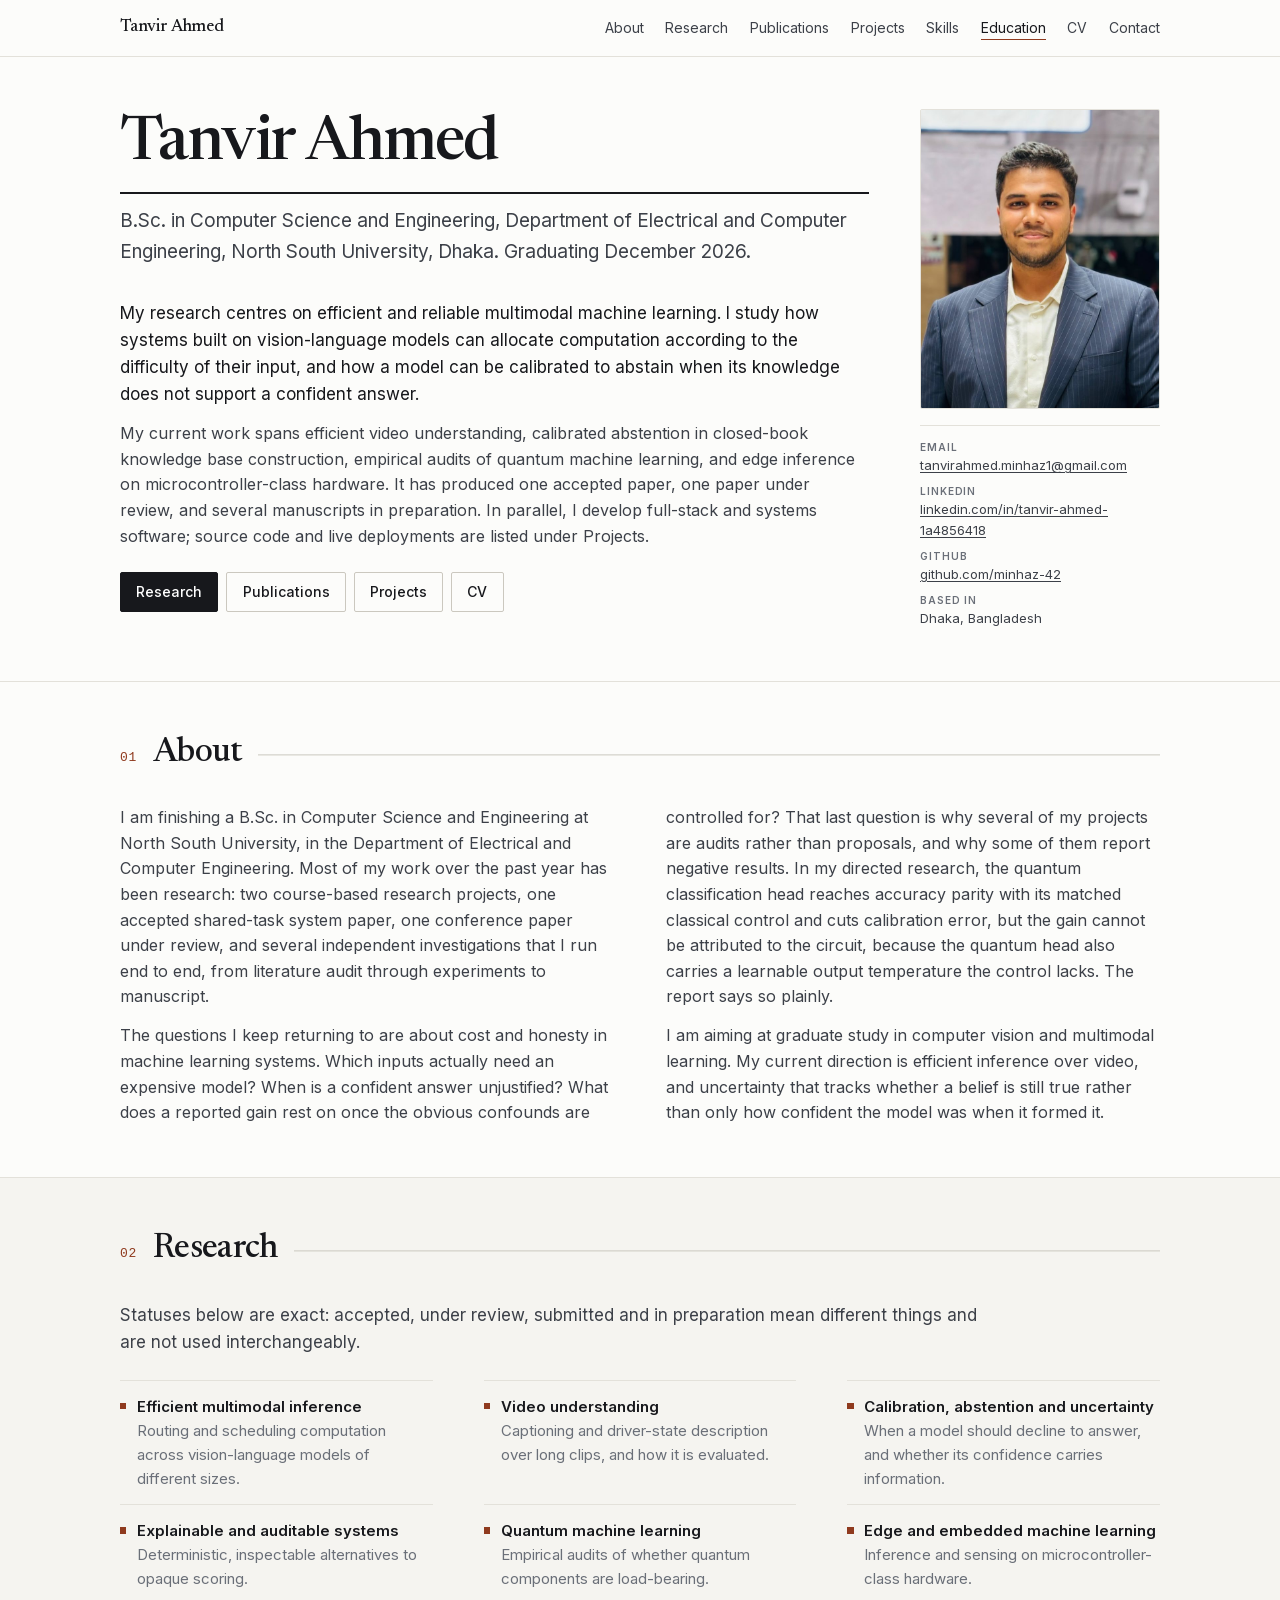
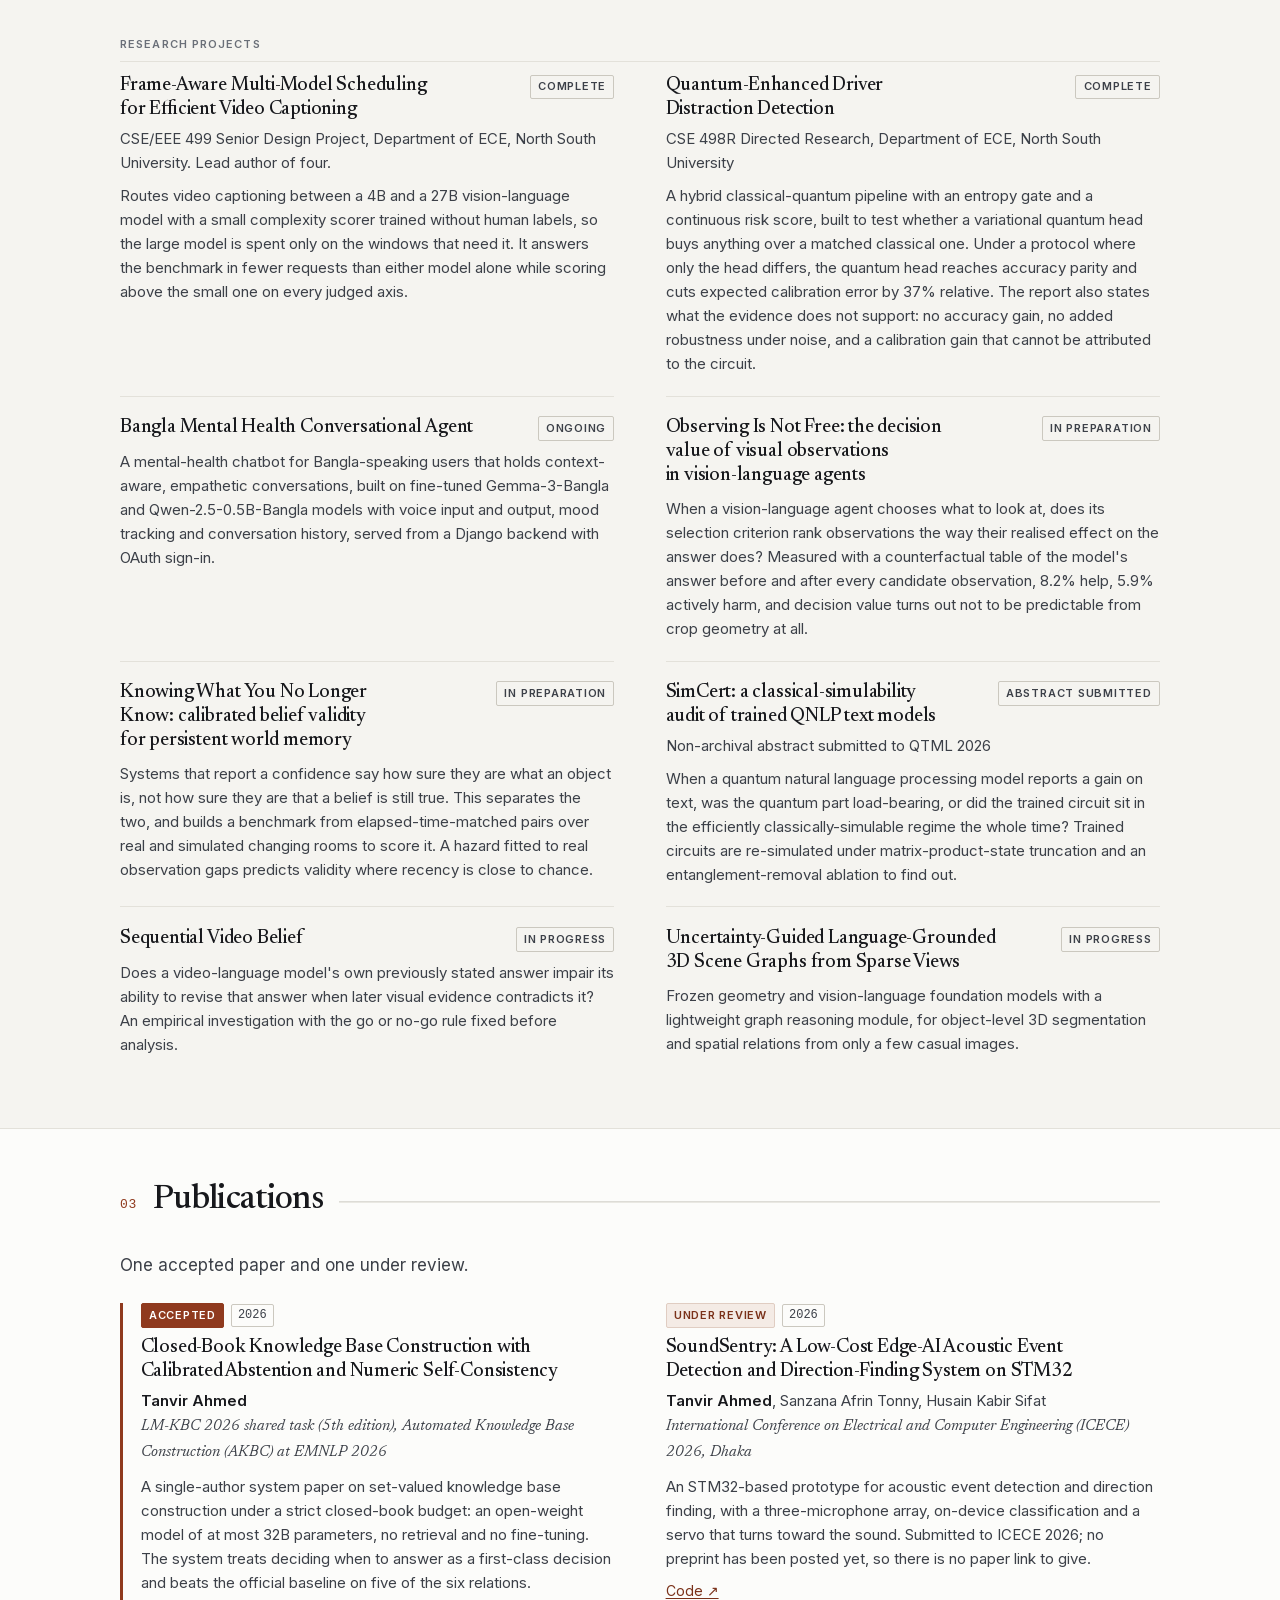
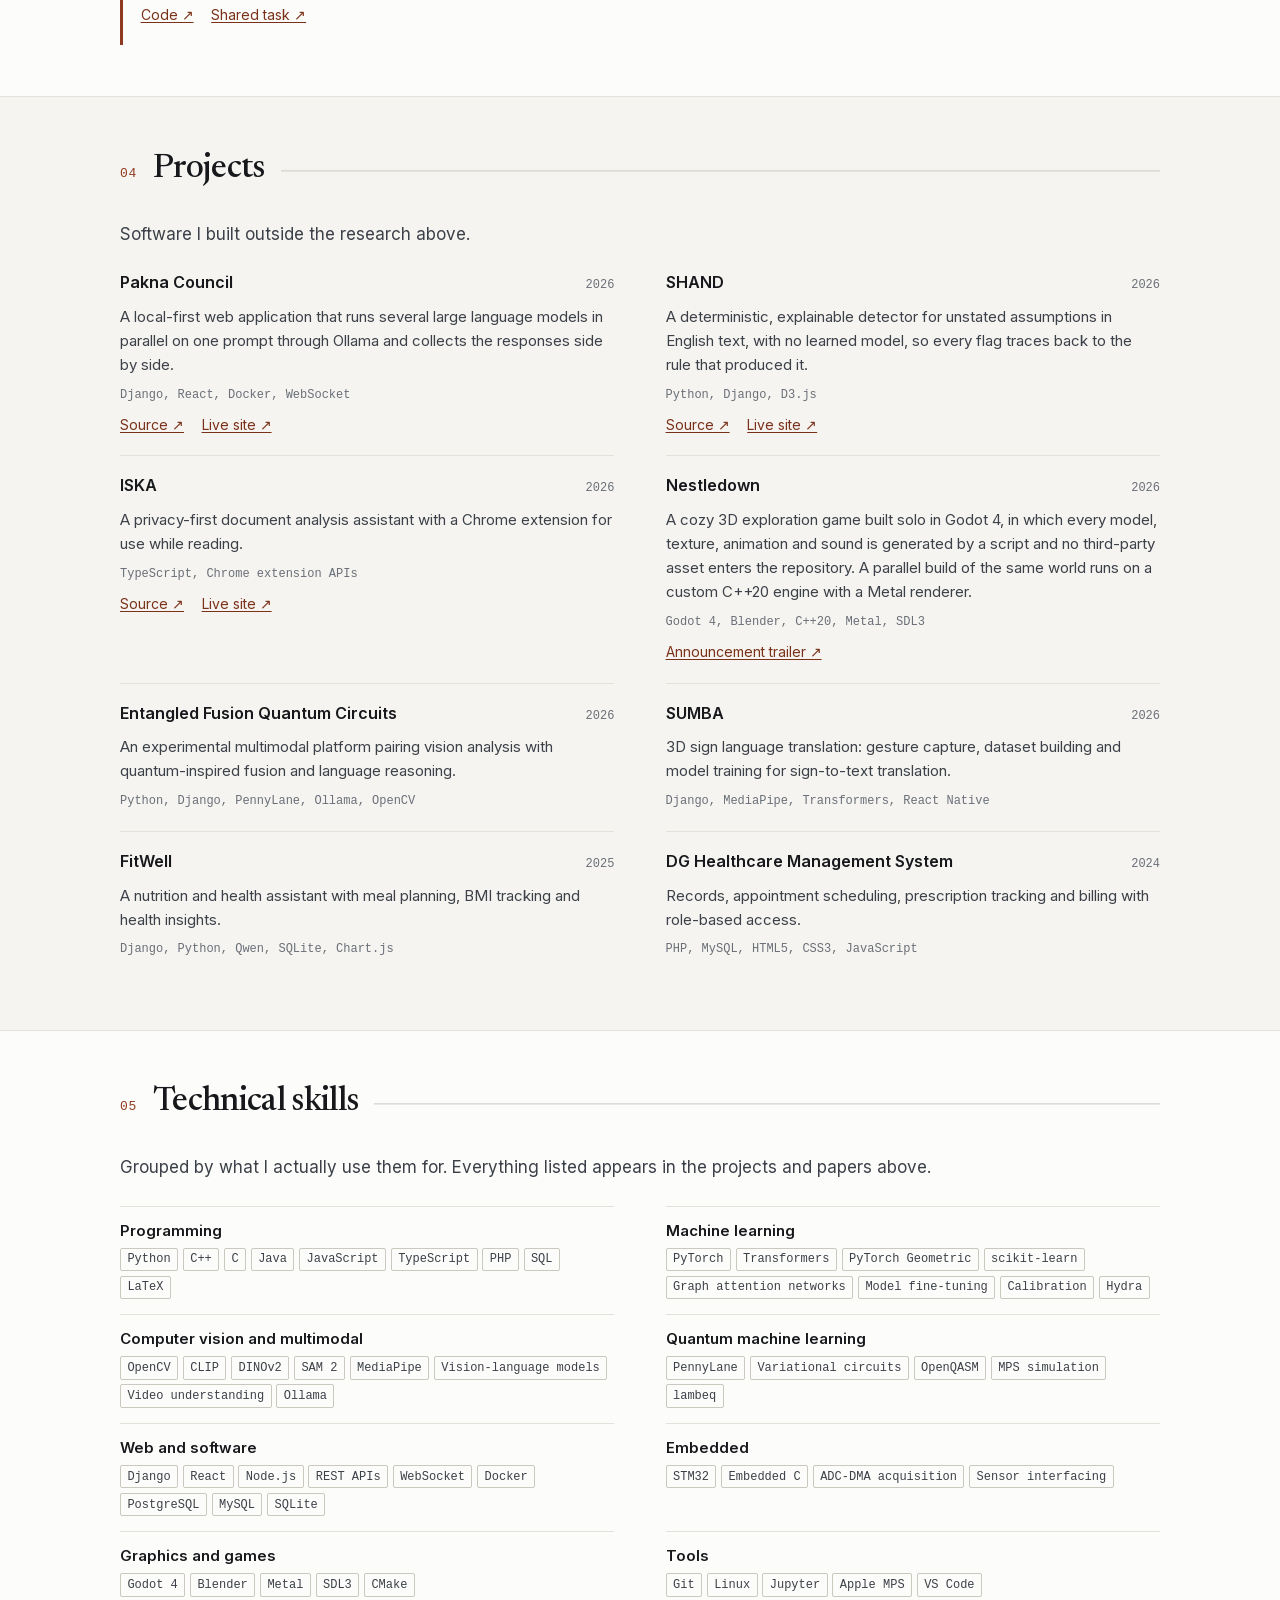
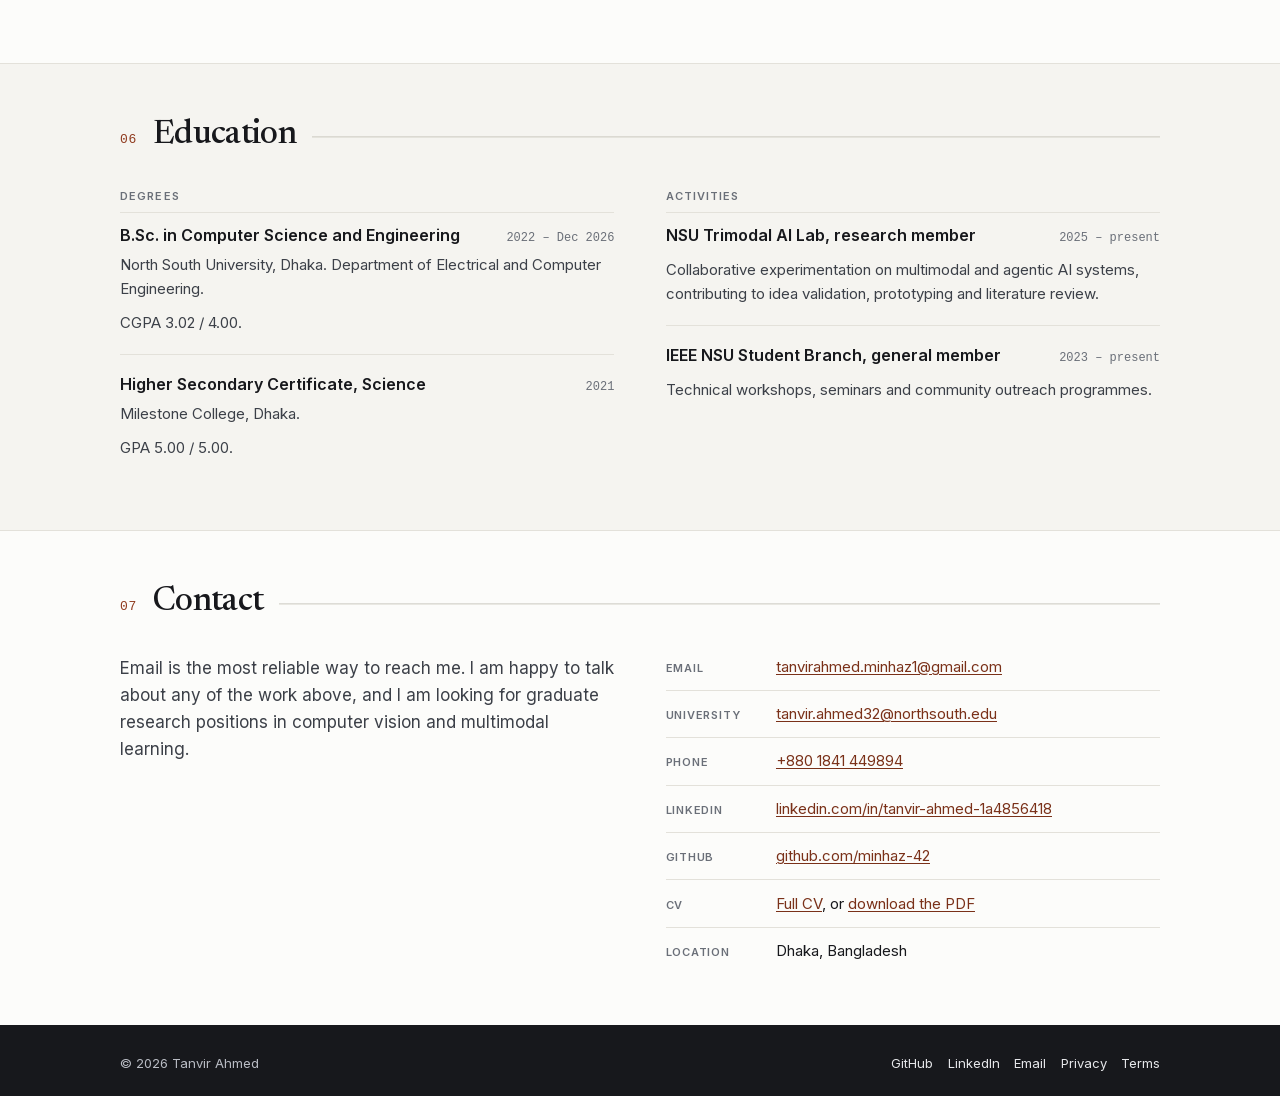
<file: index.html>
<!DOCTYPE html>
<html lang="en">
<head>
<meta charset="utf-8">
<meta name="viewport" content="width=device-width, initial-scale=1">

<title>Tanvir Ahmed | Computer Vision and Multimodal Learning</title>
<meta name="description" content="Tanvir Ahmed, Computer Science and Engineering at North South University, Dhaka. Research on efficient multimodal inference, video understanding and calibrated abstention. Accepted system paper at the LM-KBC 2026 shared task (AKBC, EMNLP 2026).">
<meta name="author" content="Tanvir Ahmed">
<link rel="canonical" href="https://minhaz-42.github.io/Tanvir-Ahmed/">

<meta property="og:type" content="profile">
<meta property="og:title" content="Tanvir Ahmed | Computer Vision and Multimodal Learning">
<meta property="og:description" content="Computer Science and Engineering at North South University. Research on efficient multimodal inference, video understanding and calibrated abstention.">
<meta property="og:url" content="https://minhaz-42.github.io/Tanvir-Ahmed/">
<meta property="og:image" content="https://minhaz-42.github.io/Tanvir-Ahmed/assets/img/og-card.png">
<meta property="og:image:width" content="1200">
<meta property="og:image:height" content="630">
<meta property="og:image:alt" content="Tanvir Ahmed, Computer Science and Engineering, North South University">
<meta property="og:locale" content="en_US">
<meta property="profile:first_name" content="Tanvir">
<meta property="profile:last_name" content="Ahmed">
<meta name="twitter:card" content="summary_large_image">

<link rel="icon" href="favicon.svg" type="image/svg+xml">
<link rel="alternate icon" href="favicon.ico" sizes="16x16 32x32">
<link rel="apple-touch-icon" href="apple-touch-icon.png">

<link rel="preload" href="assets/fonts/inter-latin.woff2" as="font" type="font/woff2" crossorigin>
<link rel="preload" href="assets/fonts/newsreader-latin.woff2" as="font" type="font/woff2" crossorigin>
<link rel="stylesheet" href="assets/css/site.css">

<script>
/* Opt in to the section-reveal transition only when it is both supported and
   wanted. Everything stays visible without this, so JS-off is a full page. */
(function () {
  var mq = window.matchMedia;
  if ('IntersectionObserver' in window &&
      !(mq && mq('(prefers-reduced-motion: reduce)').matches)) {
    document.documentElement.className += ' reveal-on';
  }
})();
</script>

<script type="application/ld+json">
{
  "@context": "https://schema.org",
  "@type": "Person",
  "name": "Tanvir Ahmed",
  "url": "https://minhaz-42.github.io/Tanvir-Ahmed/",
  "image": "https://minhaz-42.github.io/Tanvir-Ahmed/assets/img/tanvir-ahmed.jpg",
  "email": "mailto:tanvirahmed.minhaz1@gmail.com",
  "telephone": "+8801841449894",
  "jobTitle": "Undergraduate researcher",
  "affiliation": {
    "@type": "CollegeOrUniversity",
    "name": "North South University",
    "department": "Department of Electrical and Computer Engineering",
    "address": "Dhaka, Bangladesh"
  },
  "alumniOf": { "@type": "CollegeOrUniversity", "name": "North South University" },
  "knowsAbout": [
    "Computer vision", "Multimodal learning", "Vision-language models",
    "Video understanding", "Efficient inference", "Model calibration",
    "Quantum machine learning", "Edge AI"
  ],
  "sameAs": [
    "https://github.com/minhaz-42",
    "https://www.linkedin.com/in/tanvir-ahmed-1a4856418/"
  ]
}
</script>
</head>
<body>

<a class="skip" href="#main">Skip to content</a>

<header class="site-head">
  <div class="site-head__in">
    <a class="brand" href="#top">Tanvir Ahmed</a>

    <nav class="nav nav--desk" aria-label="Sections">
      <ul>
        <li><a href="#about">About</a></li>
        <li><a href="#research">Research</a></li>
        <li><a href="#publications">Publications</a></li>
        <li><a href="#projects">Projects</a></li>
        <li><a href="#skills">Skills</a></li>
        <li><a href="#education">Education</a></li>
        <li><a href="resume/">CV</a></li>
        <li><a href="#contact">Contact</a></li>
      </ul>
    </nav>

    <details class="nav-mobile nav">
      <summary aria-label="Open section menu">Sections</summary>
      <div class="nav-mobile__panel">
        <ul>
          <li><a href="#about">About</a></li>
          <li><a href="#research">Research</a></li>
          <li><a href="#publications">Publications</a></li>
          <li><a href="#projects">Projects</a></li>
          <li><a href="#skills">Skills</a></li>
          <li><a href="#education">Education</a></li>
          <li><a href="resume/">CV</a></li>
          <li><a href="#contact">Contact</a></li>
        </ul>
      </div>
    </details>
  </div>
</header>

<main id="main">
<span id="top"></span>

<!-- ============================== HERO ============================== -->
<section class="hero" aria-labelledby="hero-name">
  <div class="wrap">
    <div class="hero__grid">
      <div class="hero__intro">
        <h1 id="hero-name">Tanvir Ahmed</h1>
        <p class="hero__role">
          B.Sc. in Computer Science and Engineering, Department of Electrical and Computer
          Engineering, North South University, Dhaka. Graduating December 2026.
        </p>
      </div>

      <div class="hero__side">
        <figure class="portrait">
          <img src="assets/img/tanvir-ahmed.jpg" width="720" height="900"
               alt="Portrait photograph of Tanvir Ahmed" fetchpriority="high">
        </figure>
        <ul class="hero__facts">
          <li>
            <span class="k">Email</span>
            <a href="mailto:tanvirahmed.minhaz1@gmail.com">tanvirahmed.minhaz1@gmail.com</a>
          </li>
          <li>
            <span class="k">LinkedIn</span>
            <a href="https://www.linkedin.com/in/tanvir-ahmed-1a4856418/" rel="me noopener">linkedin.com/in/tanvir-ahmed-1a4856418</a>
          </li>
          <li>
            <span class="k">GitHub</span>
            <a href="https://github.com/minhaz-42" rel="me noopener">github.com/minhaz-42</a>
          </li>
          <li>
            <span class="k">Based in</span>
            <span class="v">Dhaka, Bangladesh</span>
          </li>
        </ul>
      </div>

      <div class="hero__main">
        <p>
          My research centres on efficient and reliable multimodal machine learning. I study how
          systems built on vision-language models can allocate computation according to the
          difficulty of their input, and how a model can be calibrated to abstain when its
          knowledge does not support a confident answer.
        </p>
        <p>
          My current work spans efficient video understanding, calibrated abstention in closed-book
          knowledge base construction, empirical audits of quantum machine learning, and edge
          inference on microcontroller-class hardware. It has produced one accepted paper, one
          paper under review, and several manuscripts in preparation. In parallel, I develop
          full-stack and systems software; source code and live deployments are listed under
          Projects.
        </p>

        <div class="btn-row">
          <a class="btn btn--primary" href="#research">Research</a>
          <a class="btn" href="#publications">Publications</a>
          <a class="btn" href="#projects">Projects</a>
          <a class="btn" href="resume/">CV</a>
        </div>
      </div>
    </div>
  </div>
</section>

<!-- ============================== ABOUT ============================== -->
<section id="about" class="band">
  <div class="wrap">
    <div class="sec-head"><span class="sec-num">01</span><h2 class="h-sec">About</h2></div>
    <div class="prose prose--cols js-reveal">
      <p>
        I am finishing a B.Sc. in Computer Science and Engineering at North South University, in
        the Department of Electrical and Computer Engineering. Most of my work over the past year
        has been research: two course-based research projects, one accepted shared-task system
        paper, one conference paper under review, and several independent investigations that I
        run end to end, from literature audit through experiments to manuscript.
      </p>
      <p>
        The questions I keep returning to are about cost and honesty in machine learning systems.
        Which inputs actually need an expensive model? When is a confident answer unjustified?
        What does a reported gain rest on once the obvious confounds are controlled for? That last
        question is why several of my projects are audits rather than proposals, and why some of
        them report negative results. In my directed research, the quantum classification head
        reaches accuracy parity with its matched classical control and cuts calibration error, but
        the gain cannot be attributed to the circuit, because the quantum head also carries a
        learnable output temperature the control lacks. The report says so plainly.
      </p>
      <p>
        I am aiming at graduate study in computer vision and multimodal learning. My current
        direction is efficient inference over video, and uncertainty that tracks whether a belief
        is still true rather than only how confident the model was when it formed it.
      </p>
    </div>
  </div>
</section>

<!-- ============================== RESEARCH ============================== -->
<section id="research" class="band band--sunk">
  <div class="wrap">
    <div class="sec-head"><span class="sec-num">02</span><h2 class="h-sec">Research</h2></div>
    <p class="sec-lede">
      Statuses below are exact: accepted, under review, submitted and in preparation mean
      different things and are not used interchangeably.
    </p>

    <ul class="interests js-reveal">
      <li>
        <div class="i-name">Efficient multimodal inference</div>
        <div class="i-note">Routing and scheduling computation across vision-language models of different sizes.</div>
      </li>
      <li>
        <div class="i-name">Video understanding</div>
        <div class="i-note">Captioning and driver-state description over long clips, and how it is evaluated.</div>
      </li>
      <li>
        <div class="i-name">Calibration, abstention and uncertainty</div>
        <div class="i-note">When a model should decline to answer, and whether its confidence carries information.</div>
      </li>
      <li>
        <div class="i-name">Explainable and auditable systems</div>
        <div class="i-note">Deterministic, inspectable alternatives to opaque scoring.</div>
      </li>
      <li>
        <div class="i-name">Quantum machine learning</div>
        <div class="i-note">Empirical audits of whether quantum components are load-bearing.</div>
      </li>
      <li>
        <div class="i-name">Edge and embedded machine learning</div>
        <div class="i-note">Inference and sensing on microcontroller-class hardware.</div>
      </li>
    </ul>

    <p class="eyebrow" style="margin-top:2rem">Research projects</p>
    <div class="list grid-2">

      <article class="item js-reveal">
        <div class="item__head">
          <h3 class="item__title">Frame-Aware Multi-Model Scheduling for Efficient Video Captioning</h3>
          <span class="status">Complete</span>
        </div>
        <p class="item__sub">CSE/EEE 499 Senior Design Project, Department of ECE, North South University. Lead author of four.</p>
        <div class="item__body">
          <p>
            Routes video captioning between a 4B and a 27B vision-language model with a small
            complexity scorer trained without human labels, so the large model is spent only on the
            windows that need it. It answers the benchmark in fewer requests than either model alone
            while scoring above the small one on every judged axis.
          </p>
        </div>
      </article>

      <article class="item js-reveal">
        <div class="item__head">
          <h3 class="item__title">Quantum-Enhanced Driver Distraction Detection</h3>
          <span class="status">Complete</span>
        </div>
        <p class="item__sub">CSE 498R Directed Research, Department of ECE, North South University</p>
        <div class="item__body">
          <p>
            A hybrid classical-quantum pipeline with an entropy gate and a continuous risk score,
            built to test whether a variational quantum head buys anything over a matched classical
            one. Under a protocol where only the head differs, the quantum head reaches accuracy
            parity and cuts expected calibration error by 37% relative. The report also states what
            the evidence does not support: no accuracy gain, no added robustness under noise, and a
            calibration gain that cannot be attributed to the circuit.
          </p>
        </div>
      </article>

      <article class="item js-reveal">
        <div class="item__head">
          <h3 class="item__title">Bangla Mental Health Conversational Agent</h3>
          <span class="status">Ongoing</span>
        </div>
        <div class="item__body">
          <p>
            A mental-health chatbot for Bangla-speaking users that holds context-aware, empathetic
            conversations, built on fine-tuned Gemma-3-Bangla and Qwen-2.5-0.5B-Bangla models with
            voice input and output, mood tracking and conversation history, served from a Django
            backend with OAuth sign-in.
          </p>
        </div>
      </article>

      <article class="item js-reveal">
        <div class="item__head">
          <h3 class="item__title">Observing Is Not Free: the decision value of visual observations in vision-language agents</h3>
          <span class="status">In preparation</span>
        </div>
        <div class="item__body">
          <p>
            When a vision-language agent chooses what to look at, does its selection criterion rank
            observations the way their realised effect on the answer does? Measured with a
            counterfactual table of the model's answer before and after every candidate observation,
            8.2% help, 5.9% actively harm, and decision value turns out not to be predictable from
            crop geometry at all.
          </p>
        </div>
      </article>

      <article class="item js-reveal">
        <div class="item__head">
          <h3 class="item__title">Knowing What You No Longer Know: calibrated belief validity for persistent world memory</h3>
          <span class="status">In preparation</span>
        </div>
        <div class="item__body">
          <p>
            Systems that report a confidence say how sure they are what an object is, not how sure
            they are that a belief is still true. This separates the two, and builds a benchmark from
            elapsed-time-matched pairs over real and simulated changing rooms to score it. A hazard
            fitted to real observation gaps predicts validity where recency is close to chance.
          </p>
        </div>
      </article>

      <article class="item js-reveal">
        <div class="item__head">
          <h3 class="item__title">SimCert: a classical-simulability audit of trained QNLP text models</h3>
          <span class="status">Abstract submitted</span>
        </div>
        <p class="item__sub">Non-archival abstract submitted to QTML 2026</p>
        <div class="item__body">
          <p>
            When a quantum natural language processing model reports a gain on text, was the quantum
            part load-bearing, or did the trained circuit sit in the efficiently classically-simulable
            regime the whole time? Trained circuits are re-simulated under matrix-product-state
            truncation and an entanglement-removal ablation to find out.
          </p>
        </div>
      </article>

      <article class="item js-reveal">
        <div class="item__head">
          <h3 class="item__title">Sequential Video Belief</h3>
          <span class="status">In progress</span>
        </div>
        <div class="item__body">
          <p>
            Does a video-language model's own previously stated answer impair its ability to revise
            that answer when later visual evidence contradicts it? An empirical investigation with the
            go or no-go rule fixed before analysis.
          </p>
        </div>
      </article>

      <article class="item js-reveal">
        <div class="item__head">
          <h3 class="item__title">Uncertainty-Guided Language-Grounded 3D Scene Graphs from Sparse Views</h3>
          <span class="status">In progress</span>
        </div>
        <div class="item__body">
          <p>
            Frozen geometry and vision-language foundation models with a lightweight graph reasoning
            module, for object-level 3D segmentation and spatial relations from only a few casual
            images.
          </p>
        </div>
      </article>

    </div>
  </div>
</section>

<!-- ============================== PUBLICATIONS ============================== -->
<section id="publications" class="band">
  <div class="wrap">
    <div class="sec-head"><span class="sec-num">03</span><h2 class="h-sec">Publications</h2></div>
    <p class="sec-lede">
      One accepted paper and one under review.
    </p>

    <div class="list grid-2">

      <article class="item item--lead js-reveal">
        <div class="item__flags">
          <span class="status status--accepted">Accepted</span>
          <span class="tag">2026</span>
        </div>
        <h3 class="item__title" style="margin-top:.55rem">
          Closed-Book Knowledge Base Construction with Calibrated Abstention and Numeric Self-Consistency
        </h3>
        <p class="item__sub">
          <span class="me">Tanvir Ahmed</span><br>
          <span class="item__venue">LM-KBC 2026 shared task (5th edition), Automated Knowledge Base Construction (AKBC) at EMNLP 2026</span>
        </p>
        <div class="item__body">
          <p>
            A single-author system paper on set-valued knowledge base construction under a strict
            closed-book budget: an open-weight model of at most 32B parameters, no retrieval and no
            fine-tuning. The system treats deciding when to answer as a first-class decision and beats
            the official baseline on five of the six relations.
          </p>
        </div>
        <p class="item__links">
          <a href="https://github.com/minhaz-42/lm-kbc-2026" rel="noopener">Code &#8599;</a>
          <a href="https://www.akbc.ws/2026/shared-task.html" rel="noopener">Shared task &#8599;</a>
        </p>
      </article>

      <article class="item js-reveal">
        <div class="item__flags">
          <span class="status status--review">Under review</span>
          <span class="tag">2026</span>
        </div>
        <h3 class="item__title" style="margin-top:.55rem">
          SoundSentry: A Low-Cost Edge-AI Acoustic Event Detection and Direction-Finding System on STM32
        </h3>
        <p class="item__sub">
          <span class="me">Tanvir Ahmed</span>, Sanzana Afrin Tonny, Husain Kabir Sifat<br>
          <span class="item__venue">International Conference on Electrical and Computer Engineering (ICECE) 2026, Dhaka</span>
        </p>
        <div class="item__body">
          <p>
            An STM32-based prototype for acoustic event detection and direction finding, with a
            three-microphone array, on-device classification and a servo that turns toward the
            sound. Submitted to ICECE 2026; no preprint has been posted yet, so there is no paper
            link to give.
          </p>
        </div>
        <p class="item__links">
          <a href="https://github.com/minhaz-42/SoundSentry-Acoustic-Surveillance-Direction-Finding-System" rel="noopener">Code &#8599;</a>
        </p>
      </article>

    </div>
  </div>
</section>

<!-- ============================== PROJECTS ============================== -->
<section id="projects" class="band band--sunk">
  <div class="wrap">
    <div class="sec-head"><span class="sec-num">04</span><h2 class="h-sec">Projects</h2></div>
    <p class="sec-lede">Software I built outside the research above.</p>

    <div class="list grid-2">

      <article class="item item--plain js-reveal">
        <div class="item__head"><h3 class="item__title">Pakna Council</h3><span class="item__meta">2026</span></div>
        <div class="item__body"><p>A local-first web application that runs several large language models in parallel on one prompt through Ollama and collects the responses side by side.</p></div>
        <p class="item__tech">Django, React, Docker, WebSocket</p>
        <p class="item__links">
          <a href="https://github.com/minhaz-42/Pakna_council" rel="noopener">Source &#8599;</a>
          <a href="https://pakna-council.vercel.app/" rel="noopener">Live site &#8599;</a>
        </p>
      </article>

      <article class="item item--plain js-reveal">
        <div class="item__head"><h3 class="item__title">SHAND</h3><span class="item__meta">2026</span></div>
        <div class="item__body"><p>A deterministic, explainable detector for unstated assumptions in English text, with no learned model, so every flag traces back to the rule that produced it.</p></div>
        <p class="item__tech">Python, Django, D3.js</p>
        <p class="item__links">
          <a href="https://github.com/minhaz-42/SHAND" rel="noopener">Source &#8599;</a>
          <a href="https://shand1.vercel.app/" rel="noopener">Live site &#8599;</a>
        </p>
      </article>

      <article class="item item--plain js-reveal">
        <div class="item__head"><h3 class="item__title">ISKA</h3><span class="item__meta">2026</span></div>
        <div class="item__body"><p>A privacy-first document analysis assistant with a Chrome extension for use while reading.</p></div>
        <p class="item__tech">TypeScript, Chrome extension APIs</p>
        <p class="item__links">
          <a href="https://github.com/minhaz-42/ISKA" rel="noopener">Source &#8599;</a>
          <a href="https://iska-hxrr.vercel.app/" rel="noopener">Live site &#8599;</a>
        </p>
      </article>

      <article class="item item--plain js-reveal">
        <div class="item__head"><h3 class="item__title">Nestledown</h3><span class="item__meta">2026</span></div>
        <div class="item__body"><p>A cozy 3D exploration game built solo in Godot 4, in which every model, texture, animation and sound is generated by a script and no third-party asset enters the repository. A parallel build of the same world runs on a custom C++20 engine with a Metal renderer.</p></div>
        <p class="item__tech">Godot 4, Blender, C++20, Metal, SDL3</p>
        <p class="item__links">
          <a href="https://youtu.be/MUN7_kuh00U" rel="noopener">Announcement trailer &#8599;</a>
        </p>
      </article>

      <article class="item item--plain js-reveal">
        <div class="item__head"><h3 class="item__title">Entangled Fusion Quantum Circuits</h3><span class="item__meta">2026</span></div>
        <div class="item__body"><p>An experimental multimodal platform pairing vision analysis with quantum-inspired fusion and language reasoning.</p></div>
        <p class="item__tech">Python, Django, PennyLane, Ollama, OpenCV</p>
      </article>

      <article class="item item--plain js-reveal">
        <div class="item__head"><h3 class="item__title">SUMBA</h3><span class="item__meta">2026</span></div>
        <div class="item__body"><p>3D sign language translation: gesture capture, dataset building and model training for sign-to-text translation.</p></div>
        <p class="item__tech">Django, MediaPipe, Transformers, React Native</p>
      </article>

      <article class="item item--plain js-reveal">
        <div class="item__head"><h3 class="item__title">FitWell</h3><span class="item__meta">2025</span></div>
        <div class="item__body"><p>A nutrition and health assistant with meal planning, BMI tracking and health insights.</p></div>
        <p class="item__tech">Django, Python, Qwen, SQLite, Chart.js</p>
      </article>

      <article class="item item--plain js-reveal">
        <div class="item__head"><h3 class="item__title">DG Healthcare Management System</h3><span class="item__meta">2024</span></div>
        <div class="item__body"><p>Records, appointment scheduling, prescription tracking and billing with role-based access.</p></div>
        <p class="item__tech">PHP, MySQL, HTML5, CSS3, JavaScript</p>
      </article>

    </div>
  </div>
</section>

<!-- ============================== SKILLS ============================== -->
<section id="skills" class="band">
  <div class="wrap">
    <div class="sec-head"><span class="sec-num">05</span><h2 class="h-sec">Technical skills</h2></div>
    <p class="sec-lede">Grouped by what I actually use them for. Everything listed appears in the projects and papers above.</p>

    <div class="skills js-reveal">
      <div class="skill">
        <h3>Programming</h3>
        <ul class="tags">
          <li class="tag">Python</li><li class="tag">C++</li><li class="tag">C</li><li class="tag">Java</li>
          <li class="tag">JavaScript</li><li class="tag">TypeScript</li><li class="tag">PHP</li><li class="tag">SQL</li><li class="tag">LaTeX</li>
        </ul>
      </div>
      <div class="skill">
        <h3>Machine learning</h3>
        <ul class="tags">
          <li class="tag">PyTorch</li><li class="tag">Transformers</li><li class="tag">PyTorch Geometric</li><li class="tag">scikit-learn</li>
          <li class="tag">Graph attention networks</li><li class="tag">Model fine-tuning</li><li class="tag">Calibration</li><li class="tag">Hydra</li>
        </ul>
      </div>
      <div class="skill">
        <h3>Computer vision and multimodal</h3>
        <ul class="tags">
          <li class="tag">OpenCV</li><li class="tag">CLIP</li><li class="tag">DINOv2</li><li class="tag">SAM 2</li><li class="tag">MediaPipe</li>
          <li class="tag">Vision-language models</li><li class="tag">Video understanding</li><li class="tag">Ollama</li>
        </ul>
      </div>
      <div class="skill">
        <h3>Quantum machine learning</h3>
        <ul class="tags">
          <li class="tag">PennyLane</li><li class="tag">Variational circuits</li><li class="tag">OpenQASM</li><li class="tag">MPS simulation</li><li class="tag">lambeq</li>
        </ul>
      </div>
      <div class="skill">
        <h3>Web and software</h3>
        <ul class="tags">
          <li class="tag">Django</li><li class="tag">React</li><li class="tag">Node.js</li><li class="tag">REST APIs</li><li class="tag">WebSocket</li>
          <li class="tag">Docker</li><li class="tag">PostgreSQL</li><li class="tag">MySQL</li><li class="tag">SQLite</li>
        </ul>
      </div>
      <div class="skill">
        <h3>Embedded</h3>
        <ul class="tags">
          <li class="tag">STM32</li><li class="tag">Embedded C</li><li class="tag">ADC-DMA acquisition</li><li class="tag">Sensor interfacing</li>
        </ul>
      </div>
      <div class="skill">
        <h3>Graphics and games</h3>
        <ul class="tags">
          <li class="tag">Godot 4</li><li class="tag">Blender</li><li class="tag">Metal</li><li class="tag">SDL3</li><li class="tag">CMake</li>
        </ul>
      </div>
      <div class="skill">
        <h3>Tools</h3>
        <ul class="tags">
          <li class="tag">Git</li><li class="tag">Linux</li><li class="tag">Jupyter</li><li class="tag">Apple MPS</li><li class="tag">VS Code</li>
        </ul>
      </div>
    </div>
  </div>
</section>

<!-- ============================== EDUCATION ============================== -->
<section id="education" class="band band--sunk">
  <div class="wrap">
    <div class="sec-head"><span class="sec-num">06</span><h2 class="h-sec">Education</h2></div>
    <div class="grid-2 js-reveal">
      <div>
        <p class="eyebrow">Degrees</p>
        <div class="list">
          <article class="item item--plain">
            <div class="item__head"><h3 class="item__title">B.Sc. in Computer Science and Engineering</h3><span class="item__meta">2022 &ndash; Dec 2026</span></div>
            <p class="item__sub">North South University, Dhaka. Department of Electrical and Computer Engineering.</p>
            <div class="item__body"><p>CGPA 3.02 / 4.00.</p></div>
          </article>
          <article class="item item--plain">
            <div class="item__head"><h3 class="item__title">Higher Secondary Certificate, Science</h3><span class="item__meta">2021</span></div>
            <p class="item__sub">Milestone College, Dhaka.</p>
            <div class="item__body"><p>GPA 5.00 / 5.00.</p></div>
          </article>
        </div>
      </div>
      <div>
        <p class="eyebrow">Activities</p>
        <div class="list">
          <article class="item item--plain">
            <div class="item__head"><h3 class="item__title">NSU Trimodal AI Lab, research member</h3><span class="item__meta">2025 &ndash; present</span></div>
            <div class="item__body"><p>Collaborative experimentation on multimodal and agentic AI systems, contributing to idea validation, prototyping and literature review.</p></div>
          </article>
          <article class="item item--plain">
            <div class="item__head"><h3 class="item__title">IEEE NSU Student Branch, general member</h3><span class="item__meta">2023 &ndash; present</span></div>
            <div class="item__body"><p>Technical workshops, seminars and community outreach programmes.</p></div>
          </article>
        </div>
      </div>
    </div>
  </div>
</section>

<!-- ============================== CONTACT ============================== -->
<section id="contact" class="band">
  <div class="wrap">
    <div class="sec-head"><span class="sec-num">07</span><h2 class="h-sec">Contact</h2></div>
    <div class="grid-2 js-reveal">
      <p class="sec-lede" style="margin-bottom:0">
        Email is the most reliable way to reach me. I am happy to talk about any of the work above,
        and I am looking for graduate research positions in computer vision and multimodal learning.
      </p>
      <ul class="contact-list">
        <li><span class="k">Email</span><a href="mailto:tanvirahmed.minhaz1@gmail.com">tanvirahmed.minhaz1@gmail.com</a></li>
        <li><span class="k">University</span><a href="mailto:tanvir.ahmed32@northsouth.edu">tanvir.ahmed32@northsouth.edu</a></li>
        <li><span class="k">Phone</span><a href="tel:+8801841449894">+880 1841 449894</a></li>
        <li><span class="k">LinkedIn</span><a href="https://www.linkedin.com/in/tanvir-ahmed-1a4856418/" rel="me noopener">linkedin.com/in/tanvir-ahmed-1a4856418</a></li>
        <li><span class="k">GitHub</span><a href="https://github.com/minhaz-42" rel="me noopener">github.com/minhaz-42</a></li>
        <li><span class="k">CV</span><span><a href="resume/">Full CV</a>, or <a href="assets/cv/Tanvir-Ahmed-CV.pdf">download the PDF</a></span></li>
        <li><span class="k">Location</span><span>Dhaka, Bangladesh</span></li>
      </ul>
    </div>
  </div>
</section>

</main>

<footer class="site-foot">
  <div class="site-foot__in">
    <p>&copy; <span id="yr">2026</span> Tanvir Ahmed</p>
    <ul>
      <li><a href="https://github.com/minhaz-42" rel="me noopener">GitHub</a></li>
      <li><a href="https://www.linkedin.com/in/tanvir-ahmed-1a4856418/" rel="me noopener">LinkedIn</a></li>
      <li><a href="mailto:tanvirahmed.minhaz1@gmail.com">Email</a></li>
      <li><a href="privacy/">Privacy</a></li>
      <li><a href="terms/">Terms</a></li>
    </ul>
  </div>
</footer>

<script>
/* Minimal, non-decorative enhancements. The page is complete without them. */
(function () {
  'use strict';
  document.getElementById('yr').textContent = new Date().getFullYear();

  var menu = document.querySelector('.nav-mobile');
  if (menu) {
    menu.addEventListener('click', function (e) {
      if (e.target.closest('a')) { menu.open = false; }
    });
  }

  if (document.documentElement.classList.contains('reveal-on')) {
    var io = new IntersectionObserver(function (entries) {
      entries.forEach(function (en) {
        if (en.isIntersecting) { en.target.classList.add('is-in'); io.unobserve(en.target); }
      });
    }, { rootMargin: '0px 0px -8% 0px', threshold: 0 });
    document.querySelectorAll('.js-reveal').forEach(function (el) { io.observe(el); });
  }

  if ('IntersectionObserver' in window) {
    var links = Array.prototype.slice.call(document.querySelectorAll('.nav--desk a[href^="#"]'));
    var map = {}; var targets = [];
    links.forEach(function (a) {
      var el = document.querySelector(a.getAttribute('href'));
      if (el) { map[el.id] = a; targets.push(el); }
    });
    var spy = new IntersectionObserver(function (entries) {
      entries.forEach(function (en) {
        var a = map[en.target.id]; if (!a) return;
        if (en.isIntersecting) {
          links.forEach(function (l) { l.removeAttribute('aria-current'); });
          a.setAttribute('aria-current', 'true');
        }
      });
    }, { rootMargin: '-20% 0px -70% 0px' });
    targets.forEach(function (el) { spy.observe(el); });
  }
})();
</script>

</body>
</html>
</file>
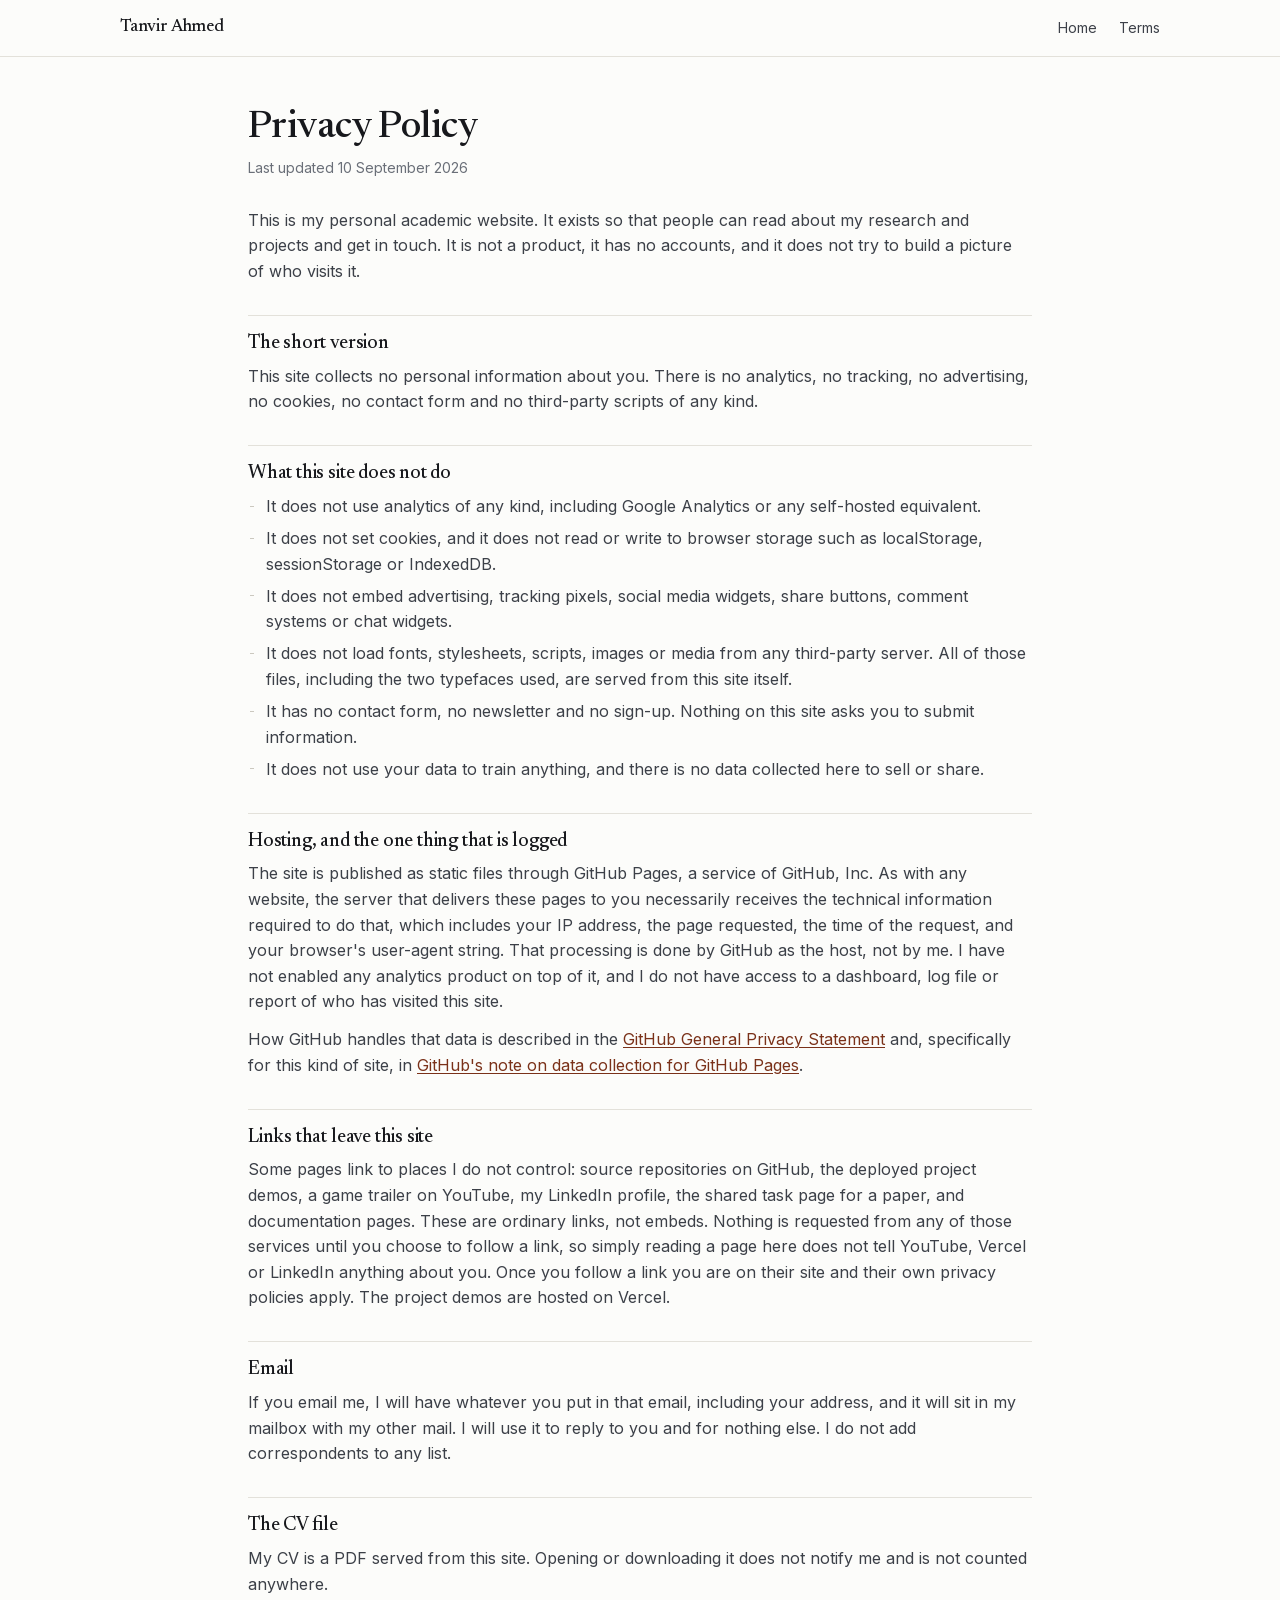
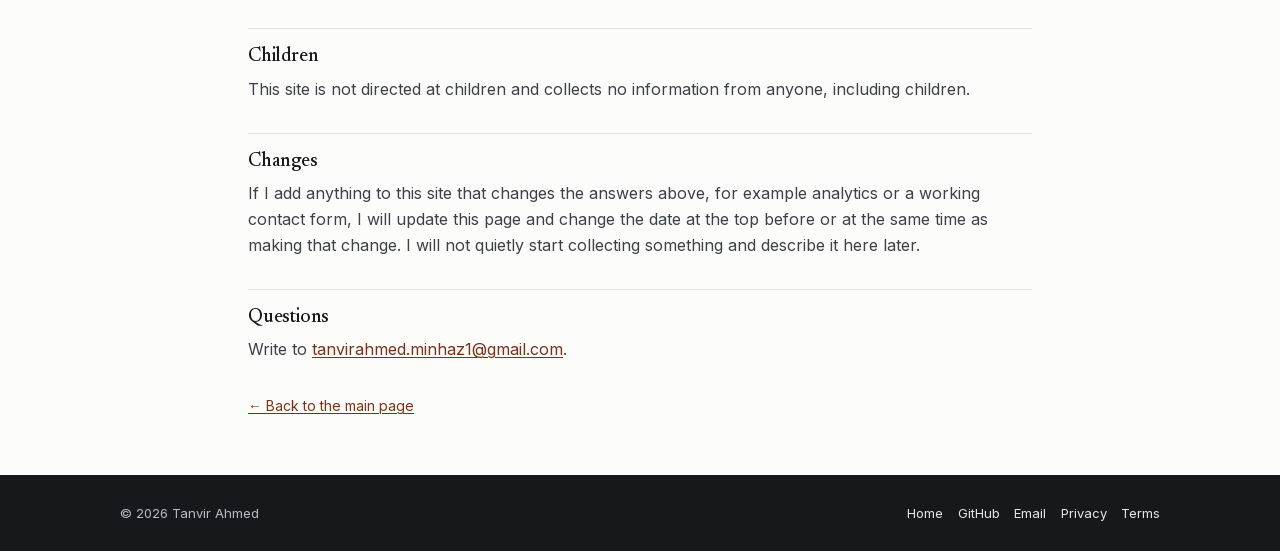
<file: privacy/index.html>
<!DOCTYPE html>
<html lang="en">
<head>
<meta charset="utf-8">
<meta name="viewport" content="width=device-width, initial-scale=1">

<title>Privacy Policy | Tanvir Ahmed</title>
<meta name="description" content="Privacy policy for Tanvir Ahmed's personal academic website: a static site with no analytics, no cookies, no tracking and no contact form.">
<link rel="canonical" href="https://minhaz-42.github.io/Tanvir-Ahmed/privacy/">
<meta name="robots" content="index, follow">

<meta property="og:type" content="article">
<meta property="og:title" content="Privacy Policy | Tanvir Ahmed">
<meta property="og:description" content="This site uses no analytics, no cookies and no tracking.">
<meta property="og:url" content="https://minhaz-42.github.io/Tanvir-Ahmed/privacy/">

<link rel="icon" href="../favicon.svg" type="image/svg+xml">
<link rel="alternate icon" href="../favicon.ico" sizes="16x16 32x32">
<link rel="apple-touch-icon" href="../apple-touch-icon.png">

<link rel="preload" href="../assets/fonts/inter-latin.woff2" as="font" type="font/woff2" crossorigin>
<link rel="stylesheet" href="../assets/css/site.css">
</head>
<body>

<a class="skip" href="#main">Skip to content</a>

<header class="site-head">
  <div class="site-head__in">
    <a class="brand" href="../">Tanvir Ahmed</a>
    <nav class="nav" aria-label="Site">
      <ul>
        <li><a href="../">Home</a></li>
        <li><a href="../terms/">Terms</a></li>
      </ul>
    </nav>
  </div>
</header>

<main id="main" class="wrap legal">
  <h1>Privacy Policy</h1>
  <p class="updated">Last updated 10 September 2026</p>

  <p>
    This is my personal academic website. It exists so that people can read about my research and
    projects and get in touch. It is not a product, it has no accounts, and it does not try to
    build a picture of who visits it.
  </p>

  <h2>The short version</h2>
  <p>
    This site collects no personal information about you. There is no analytics, no tracking, no
    advertising, no cookies, no contact form and no third-party scripts of any kind.
  </p>

  <h2>What this site does not do</h2>
  <ul>
    <li>It does not use analytics of any kind, including Google Analytics or any self-hosted equivalent.</li>
    <li>It does not set cookies, and it does not read or write to browser storage such as localStorage, sessionStorage or IndexedDB.</li>
    <li>It does not embed advertising, tracking pixels, social media widgets, share buttons, comment systems or chat widgets.</li>
    <li>It does not load fonts, stylesheets, scripts, images or media from any third-party server. All of those files, including the two typefaces used, are served from this site itself.</li>
    <li>It has no contact form, no newsletter and no sign-up. Nothing on this site asks you to submit information.</li>
    <li>It does not use your data to train anything, and there is no data collected here to sell or share.</li>
  </ul>

  <h2>Hosting, and the one thing that is logged</h2>
  <p>
    The site is published as static files through GitHub Pages, a service of GitHub, Inc. As with
    any website, the server that delivers these pages to you necessarily receives the technical
    information required to do that, which includes your IP address, the page requested, the time
    of the request, and your browser's user-agent string. That processing is done by GitHub as the
    host, not by me. I have not enabled any analytics product on top of it, and I do not have
    access to a dashboard, log file or report of who has visited this site.
  </p>
  <p>
    How GitHub handles that data is described in the
    <a href="https://docs.github.com/en/site-policy/privacy-policies/github-general-privacy-statement" rel="noopener">GitHub General Privacy Statement</a>
    and, specifically for this kind of site, in
    <a href="https://docs.github.com/en/pages/getting-started-with-github-pages/what-is-github-pages#data-collection" rel="noopener">GitHub's note on data collection for GitHub Pages</a>.
  </p>

  <h2>Links that leave this site</h2>
  <p>
    Some pages link to places I do not control: source repositories on GitHub, the deployed
    project demos, a game trailer on YouTube, my LinkedIn profile, the shared task page for a
    paper, and documentation pages. These are ordinary links, not embeds. Nothing is requested
    from any of those services until you choose to follow a link, so simply reading a page here
    does not tell YouTube, Vercel or LinkedIn anything about you. Once you follow a link you are
    on their site and their own privacy policies apply. The project demos are hosted on Vercel.
  </p>

  <h2>Email</h2>
  <p>
    If you email me, I will have whatever you put in that email, including your address, and it
    will sit in my mailbox with my other mail. I will use it to reply to you and for nothing else.
    I do not add correspondents to any list.
  </p>

  <h2>The CV file</h2>
  <p>
    My CV is a PDF served from this site. Opening or downloading it does not notify me and is not
    counted anywhere.
  </p>

  <h2>Children</h2>
  <p>
    This site is not directed at children and collects no information from anyone, including
    children.
  </p>

  <h2>Changes</h2>
  <p>
    If I add anything to this site that changes the answers above, for example analytics or a
    working contact form, I will update this page and change the date at the top before or at the
    same time as making that change. I will not quietly start collecting something and describe it
    here later.
  </p>

  <h2>Questions</h2>
  <p>
    Write to <a href="mailto:tanvirahmed.minhaz1@gmail.com">tanvirahmed.minhaz1@gmail.com</a>.
  </p>

  <a class="back" href="../">&#8592; Back to the main page</a>
</main>

<footer class="site-foot">
  <div class="site-foot__in">
    <p>&copy; <span id="yr">2026</span> Tanvir Ahmed</p>
    <ul>
      <li><a href="../">Home</a></li>
      <li><a href="https://github.com/minhaz-42" rel="me noopener">GitHub</a></li>
      <li><a href="mailto:tanvirahmed.minhaz1@gmail.com">Email</a></li>
      <li><a href="../privacy/" aria-current="page">Privacy</a></li>
      <li><a href="../terms/">Terms</a></li>
    </ul>
  </div>
</footer>

<script>document.getElementById('yr').textContent = new Date().getFullYear();</script>
</body>
</html>
</file>
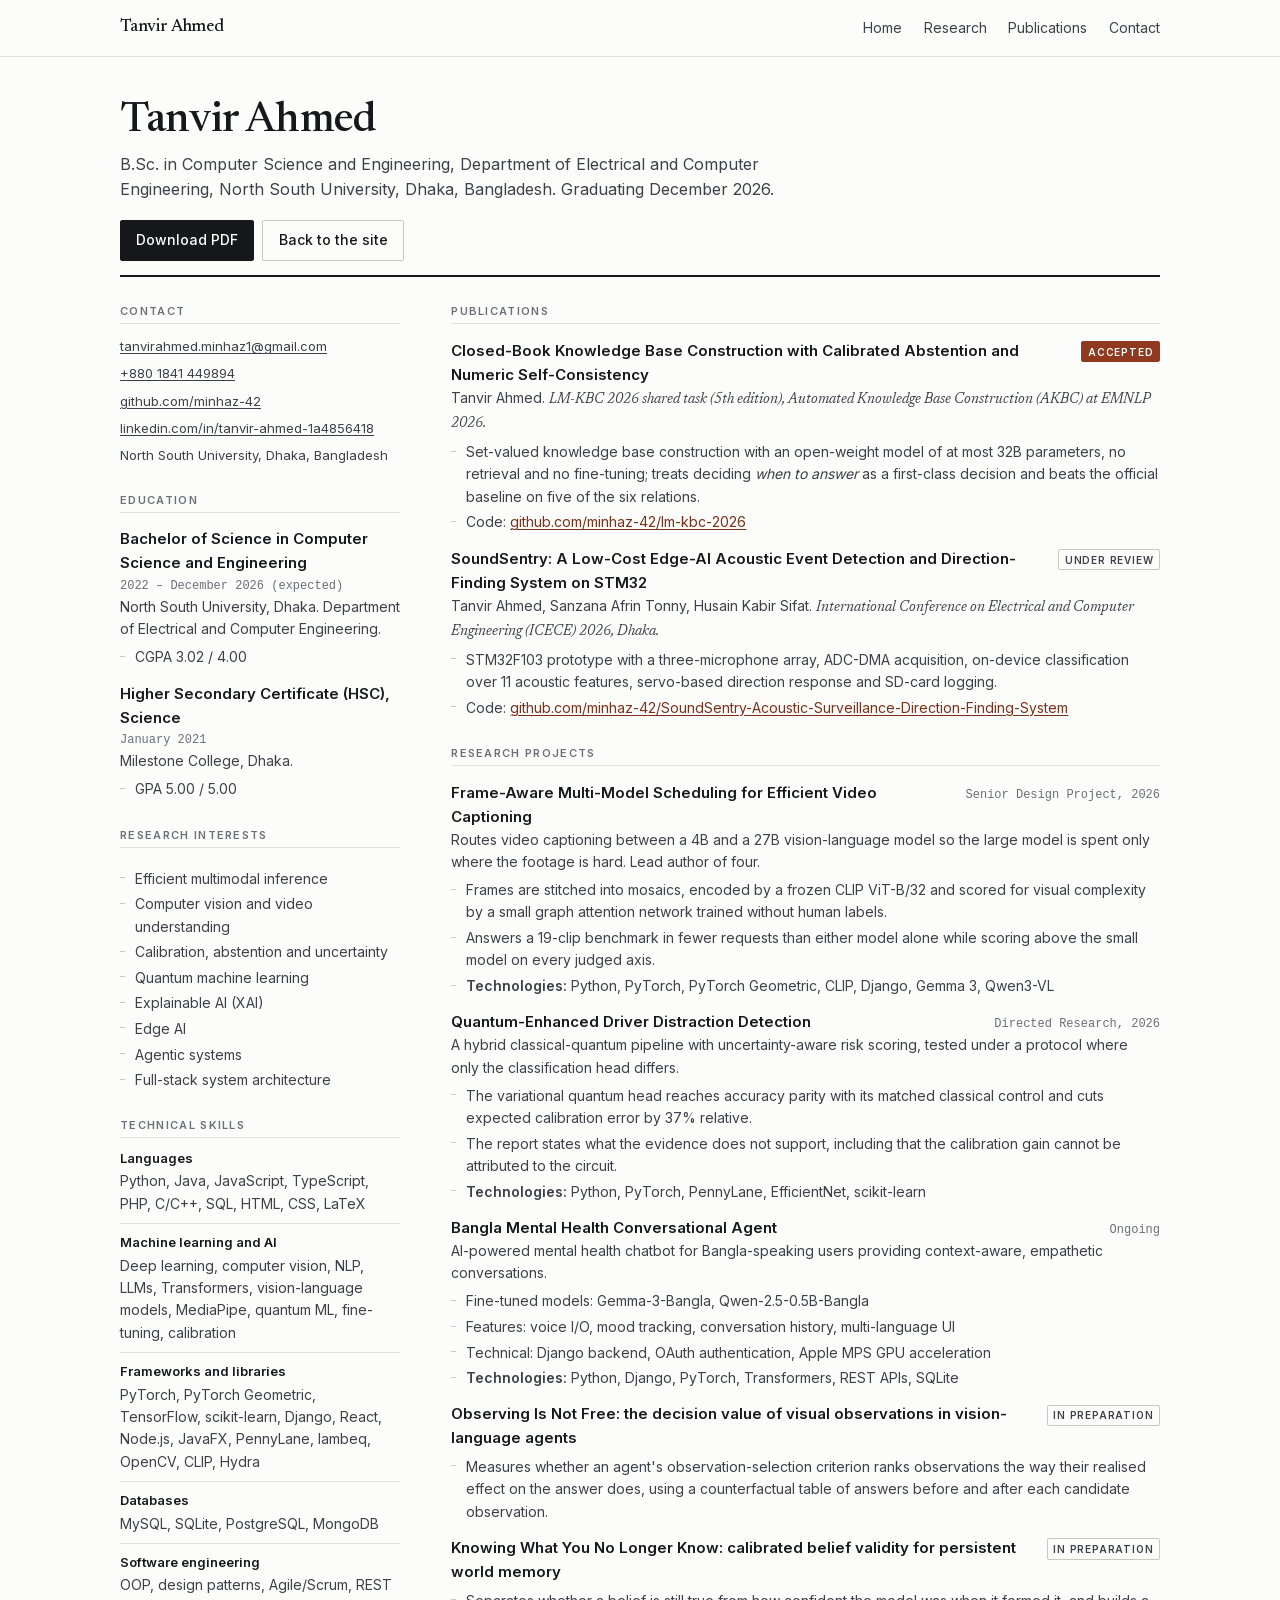
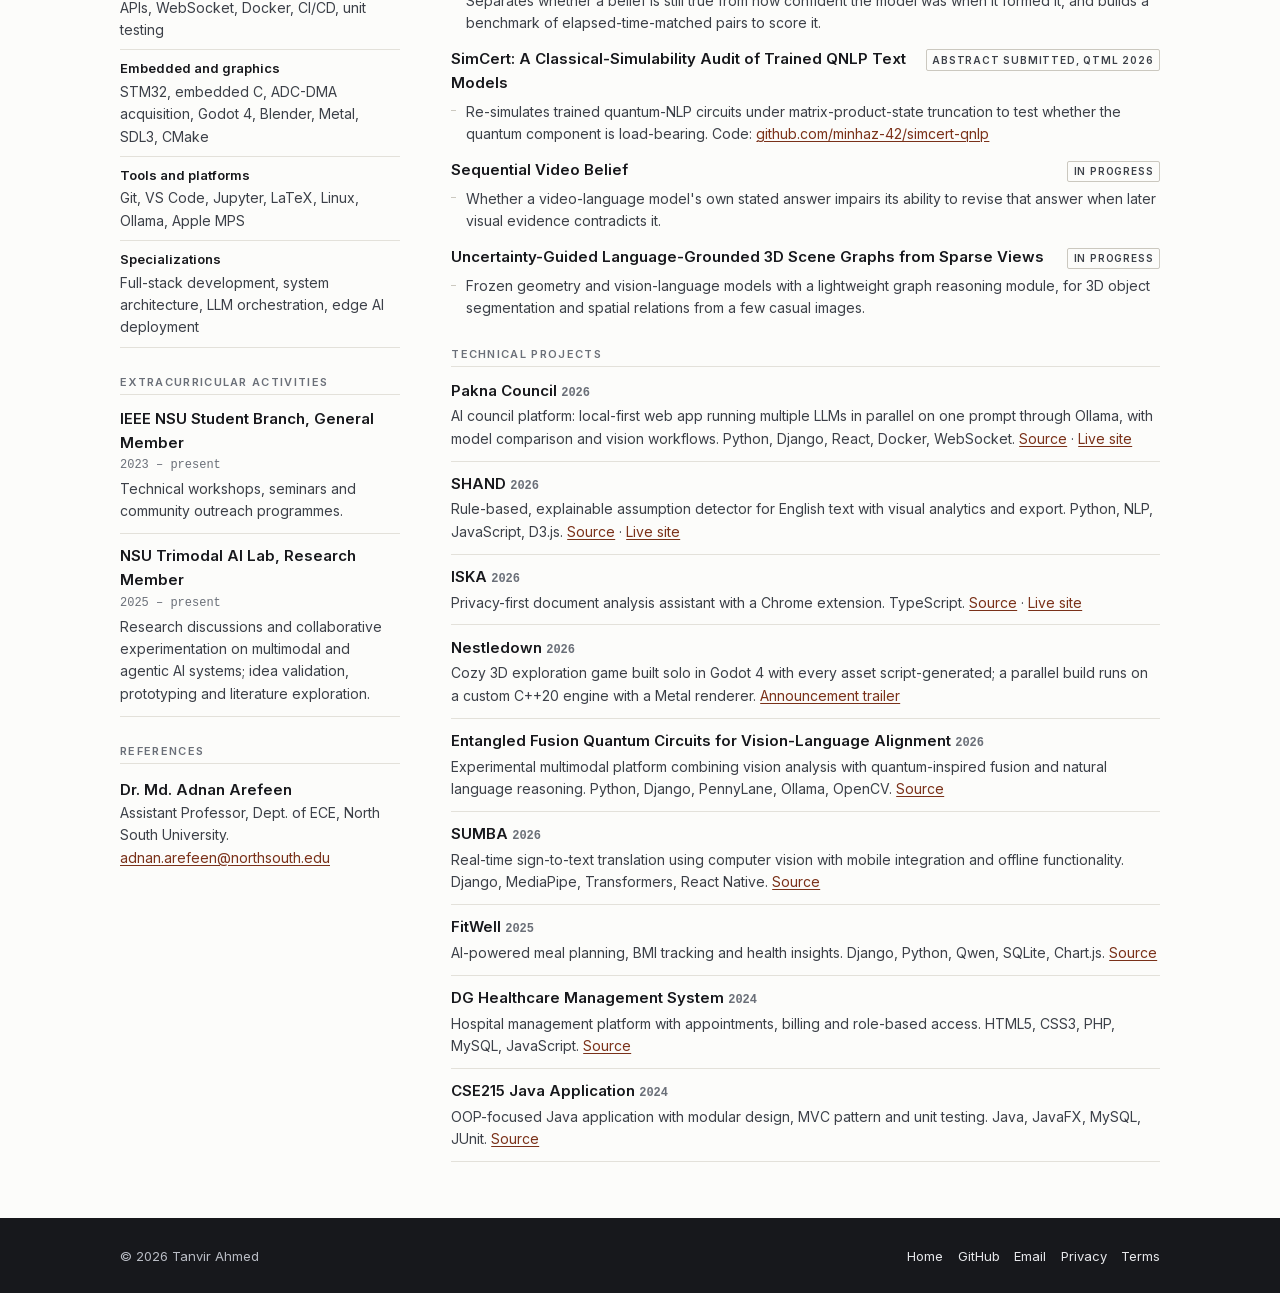
<file: resume/index.html>
<!DOCTYPE html>
<html lang="en">
<head>
<meta charset="utf-8">
<meta name="viewport" content="width=device-width, initial-scale=1">

<title>Curriculum Vitae | Tanvir Ahmed</title>
<meta name="description" content="Curriculum vitae of Tanvir Ahmed: Computer Science and Engineering at North South University, Dhaka. Publications, research, technical skills and projects.">
<meta name="author" content="Tanvir Ahmed">
<link rel="canonical" href="https://minhaz-42.github.io/Tanvir-Ahmed/resume/">

<meta property="og:type" content="profile">
<meta property="og:title" content="Curriculum Vitae | Tanvir Ahmed">
<meta property="og:description" content="Publications, research, skills and projects of Tanvir Ahmed, Computer Science and Engineering, North South University.">
<meta property="og:url" content="https://minhaz-42.github.io/Tanvir-Ahmed/resume/">
<meta property="og:image" content="https://minhaz-42.github.io/Tanvir-Ahmed/assets/img/og-card.png">
<meta name="twitter:card" content="summary_large_image">

<link rel="icon" href="../favicon.svg" type="image/svg+xml">
<link rel="alternate icon" href="../favicon.ico" sizes="16x16 32x32">
<link rel="apple-touch-icon" href="../apple-touch-icon.png">

<link rel="preload" href="../assets/fonts/inter-latin.woff2" as="font" type="font/woff2" crossorigin>
<link rel="preload" href="../assets/fonts/newsreader-latin.woff2" as="font" type="font/woff2" crossorigin>
<link rel="stylesheet" href="../assets/css/site.css">
</head>
<body>

<a class="skip" href="#cv">Skip to content</a>

<header class="site-head">
  <div class="site-head__in">
    <a class="brand" href="../">Tanvir Ahmed</a>
    <nav class="nav" aria-label="Site">
      <ul>
        <li><a href="../">Home</a></li>
        <li><a href="../#research">Research</a></li>
        <li><a href="../#publications">Publications</a></li>
        <li><a href="../#contact">Contact</a></li>
      </ul>
    </nav>
  </div>
</header>

<main id="cv" class="cv">

  <div class="cv__head">
    <h1 class="cv__name">Tanvir Ahmed</h1>
    <p class="cv__title">
      B.Sc. in Computer Science and Engineering, Department of Electrical and Computer
      Engineering, North South University, Dhaka, Bangladesh. Graduating December 2026.
    </p>
    <div class="cv__actions btn-row">
      <a class="btn btn--primary" href="../assets/cv/Tanvir-Ahmed-CV.pdf">Download PDF</a>
      <a class="btn" href="../">Back to the site</a>
    </div>
  </div>

  <div class="cv__grid">
    <aside class="cv__side">
      <h2>Contact</h2>
      <ul class="cv-contact">
        <li><a href="mailto:tanvirahmed.minhaz1@gmail.com">tanvirahmed.minhaz1@gmail.com</a></li>
        <li><a href="tel:+8801841449894">+880 1841 449894</a></li>
        <li><a href="https://github.com/minhaz-42" rel="me noopener">github.com/minhaz-42</a></li>
        <li><a href="https://www.linkedin.com/in/tanvir-ahmed-1a4856418/" rel="me noopener">linkedin.com/in/tanvir-ahmed-1a4856418</a></li>
        <li>North South University, Dhaka, Bangladesh</li>
      </ul>

      <h2>Education</h2>
      <div class="cv-item">
        <div class="cv-item__top">
          <span class="cv-item__name">Bachelor of Science in Computer Science and Engineering</span>
          <span class="cv-item__when">2022 &ndash; December 2026 (expected)</span>
        </div>
        <p class="cv-item__sub">North South University, Dhaka. Department of Electrical and Computer Engineering.</p>
        <ul><li>CGPA 3.02 / 4.00</li></ul>
      </div>
      <div class="cv-item">
        <div class="cv-item__top">
          <span class="cv-item__name">Higher Secondary Certificate (HSC), Science</span>
          <span class="cv-item__when">January 2021</span>
        </div>
        <p class="cv-item__sub">Milestone College, Dhaka.</p>
        <ul><li>GPA 5.00 / 5.00</li></ul>
      </div>

      <h2>Research interests</h2>
      <div class="cv-item">
        <ul>
          <li>Efficient multimodal inference</li>
          <li>Computer vision and video understanding</li>
          <li>Calibration, abstention and uncertainty</li>
          <li>Quantum machine learning</li>
          <li>Explainable AI (XAI)</li>
          <li>Edge AI</li>
          <li>Agentic systems</li>
          <li>Full-stack system architecture</li>
        </ul>
      </div>

      <h2>Technical skills</h2>
      <dl class="cv-skills">
        <div><dt>Languages</dt><dd>Python, Java, JavaScript, TypeScript, PHP, C/C++, SQL, HTML, CSS, LaTeX</dd></div>
        <div><dt>Machine learning and AI</dt><dd>Deep learning, computer vision, NLP, LLMs, Transformers, vision-language models, MediaPipe, quantum ML, fine-tuning, calibration</dd></div>
        <div><dt>Frameworks and libraries</dt><dd>PyTorch, PyTorch Geometric, TensorFlow, scikit-learn, Django, React, Node.js, JavaFX, PennyLane, lambeq, OpenCV, CLIP, Hydra</dd></div>
        <div><dt>Databases</dt><dd>MySQL, SQLite, PostgreSQL, MongoDB</dd></div>
        <div><dt>Software engineering</dt><dd>OOP, design patterns, Agile/Scrum, REST APIs, WebSocket, Docker, CI/CD, unit testing</dd></div>
        <div><dt>Embedded and graphics</dt><dd>STM32, embedded C, ADC-DMA acquisition, Godot 4, Blender, Metal, SDL3, CMake</dd></div>
        <div><dt>Tools and platforms</dt><dd>Git, VS Code, Jupyter, LaTeX, Linux, Ollama, Apple MPS</dd></div>
        <div><dt>Specializations</dt><dd>Full-stack development, system architecture, LLM orchestration, edge AI deployment</dd></div>
      </dl>

      <h2>Extracurricular activities</h2>
      <ul class="cv-rows">
        <li>
          <div class="cv-item__top"><span class="n">IEEE NSU Student Branch, General Member</span><span class="cv-item__when">2023 &ndash; present</span></div>
          <span class="d">Technical workshops, seminars and community outreach programmes.</span>
        </li>
        <li>
          <div class="cv-item__top"><span class="n">NSU Trimodal AI Lab, Research Member</span><span class="cv-item__when">2025 &ndash; present</span></div>
          <span class="d">Research discussions and collaborative experimentation on multimodal and agentic AI systems; idea validation, prototyping and literature exploration.</span>
        </li>
      </ul>

      <h2>References</h2>
      <div class="cv-item">
        <div class="cv-item__top"><span class="cv-item__name">Dr. Md. Adnan Arefeen</span></div>
        <p class="cv-item__sub">Assistant Professor, Dept. of ECE, North South University.<br><a href="mailto:adnan.arefeen@northsouth.edu">adnan.arefeen@northsouth.edu</a></p>
      </div>
    </aside>

    <div class="cv__main">
      <h2>Publications</h2>
      <div class="cv-item">
        <div class="cv-item__top">
          <span class="cv-item__name">Closed-Book Knowledge Base Construction with Calibrated Abstention and Numeric Self-Consistency</span>
          <span class="cv-pub__flag cv-pub__flag--accepted">Accepted</span>
        </div>
        <p class="cv-item__sub">Tanvir Ahmed. <em>LM-KBC 2026 shared task (5th edition), Automated Knowledge Base Construction (AKBC) at EMNLP 2026.</em></p>
        <ul>
          <li>Set-valued knowledge base construction with an open-weight model of at most 32B parameters, no retrieval and no fine-tuning; treats deciding <em>when to answer</em> as a first-class decision and beats the official baseline on five of the six relations.</li>
          <li>Code: <a href="https://github.com/minhaz-42/lm-kbc-2026" rel="noopener">github.com/minhaz-42/lm-kbc-2026</a></li>
        </ul>
      </div>
      <div class="cv-item">
        <div class="cv-item__top">
          <span class="cv-item__name">SoundSentry: A Low-Cost Edge-AI Acoustic Event Detection and Direction-Finding System on STM32</span>
          <span class="cv-pub__flag">Under review</span>
        </div>
        <p class="cv-item__sub">Tanvir Ahmed, Sanzana Afrin Tonny, Husain Kabir Sifat. <em>International Conference on Electrical and Computer Engineering (ICECE) 2026, Dhaka.</em></p>
        <ul>
          <li>STM32F103 prototype with a three-microphone array, ADC-DMA acquisition, on-device classification over 11 acoustic features, servo-based direction response and SD-card logging.</li>
          <li>Code: <a href="https://github.com/minhaz-42/SoundSentry-Acoustic-Surveillance-Direction-Finding-System" rel="noopener">github.com/minhaz-42/SoundSentry-Acoustic-Surveillance-Direction-Finding-System</a></li>
        </ul>
      </div>

      <h2>Research projects</h2>
      <div class="cv-item">
        <div class="cv-item__top"><span class="cv-item__name">Frame-Aware Multi-Model Scheduling for Efficient Video Captioning</span><span class="cv-item__when">Senior Design Project, 2026</span></div>
        <p class="cv-item__sub">Routes video captioning between a 4B and a 27B vision-language model so the large model is spent only where the footage is hard. Lead author of four.</p>
        <ul>
          <li>Frames are stitched into mosaics, encoded by a frozen CLIP ViT-B/32 and scored for visual complexity by a small graph attention network trained without human labels.</li>
          <li>Answers a 19-clip benchmark in fewer requests than either model alone while scoring above the small model on every judged axis.</li>
          <li><strong>Technologies:</strong> Python, PyTorch, PyTorch Geometric, CLIP, Django, Gemma 3, Qwen3-VL</li>
        </ul>
      </div>
      <div class="cv-item">
        <div class="cv-item__top"><span class="cv-item__name">Quantum-Enhanced Driver Distraction Detection</span><span class="cv-item__when">Directed Research, 2026</span></div>
        <p class="cv-item__sub">A hybrid classical-quantum pipeline with uncertainty-aware risk scoring, tested under a protocol where only the classification head differs.</p>
        <ul>
          <li>The variational quantum head reaches accuracy parity with its matched classical control and cuts expected calibration error by 37% relative.</li>
          <li>The report states what the evidence does not support, including that the calibration gain cannot be attributed to the circuit.</li>
          <li><strong>Technologies:</strong> Python, PyTorch, PennyLane, EfficientNet, scikit-learn</li>
        </ul>
      </div>
      <div class="cv-item">
        <div class="cv-item__top"><span class="cv-item__name">Bangla Mental Health Conversational Agent</span><span class="cv-item__when">Ongoing</span></div>
        <p class="cv-item__sub">AI-powered mental health chatbot for Bangla-speaking users providing context-aware, empathetic conversations.</p>
        <ul>
          <li>Fine-tuned models: Gemma-3-Bangla, Qwen-2.5-0.5B-Bangla</li>
          <li>Features: voice I/O, mood tracking, conversation history, multi-language UI</li>
          <li>Technical: Django backend, OAuth authentication, Apple MPS GPU acceleration</li>
          <li><strong>Technologies:</strong> Python, Django, PyTorch, Transformers, REST APIs, SQLite</li>
        </ul>
      </div>
      <div class="cv-item">
        <div class="cv-item__top"><span class="cv-item__name">Observing Is Not Free: the decision value of visual observations in vision-language agents</span><span class="cv-pub__flag">In preparation</span></div>
        <ul>
          <li>Measures whether an agent's observation-selection criterion ranks observations the way their realised effect on the answer does, using a counterfactual table of answers before and after each candidate observation.</li>
        </ul>
      </div>
      <div class="cv-item">
        <div class="cv-item__top"><span class="cv-item__name">Knowing What You No Longer Know: calibrated belief validity for persistent world memory</span><span class="cv-pub__flag">In preparation</span></div>
        <ul>
          <li>Separates whether a belief is still true from how confident the model was when it formed it, and builds a benchmark of elapsed-time-matched pairs to score it.</li>
        </ul>
      </div>
      <div class="cv-item">
        <div class="cv-item__top"><span class="cv-item__name">SimCert: A Classical-Simulability Audit of Trained QNLP Text Models</span><span class="cv-pub__flag">Abstract submitted, QTML 2026</span></div>
        <ul>
          <li>Re-simulates trained quantum-NLP circuits under matrix-product-state truncation to test whether the quantum component is load-bearing. Code: <a href="https://github.com/minhaz-42/simcert-qnlp" rel="noopener">github.com/minhaz-42/simcert-qnlp</a></li>
        </ul>
      </div>
      <div class="cv-item">
        <div class="cv-item__top"><span class="cv-item__name">Sequential Video Belief</span><span class="cv-pub__flag">In progress</span></div>
        <ul>
          <li>Whether a video-language model's own stated answer impairs its ability to revise that answer when later visual evidence contradicts it.</li>
        </ul>
      </div>
      <div class="cv-item">
        <div class="cv-item__top"><span class="cv-item__name">Uncertainty-Guided Language-Grounded 3D Scene Graphs from Sparse Views</span><span class="cv-pub__flag">In progress</span></div>
        <ul>
          <li>Frozen geometry and vision-language models with a lightweight graph reasoning module, for 3D object segmentation and spatial relations from a few casual images.</li>
        </ul>
      </div>

      <h2>Technical projects</h2>
      <ul class="cv-rows">
        <li><span class="n">Pakna Council <span class="cv-item__when">2026</span></span><span class="d">AI council platform: local-first web app running multiple LLMs in parallel on one prompt through Ollama, with model comparison and vision workflows. Python, Django, React, Docker, WebSocket. <a href="https://github.com/minhaz-42/Pakna_council" rel="noopener">Source</a> &middot; <a href="https://pakna-council.vercel.app/" rel="noopener">Live site</a></span></li>
        <li><span class="n">SHAND <span class="cv-item__when">2026</span></span><span class="d">Rule-based, explainable assumption detector for English text with visual analytics and export. Python, NLP, JavaScript, D3.js. <a href="https://github.com/minhaz-42/SHAND" rel="noopener">Source</a> &middot; <a href="https://shand1.vercel.app/" rel="noopener">Live site</a></span></li>
        <li><span class="n">ISKA <span class="cv-item__when">2026</span></span><span class="d">Privacy-first document analysis assistant with a Chrome extension. TypeScript. <a href="https://github.com/minhaz-42/ISKA" rel="noopener">Source</a> &middot; <a href="https://iska-hxrr.vercel.app/" rel="noopener">Live site</a></span></li>
        <li><span class="n">Nestledown <span class="cv-item__when">2026</span></span><span class="d">Cozy 3D exploration game built solo in Godot 4 with every asset script-generated; a parallel build runs on a custom C++20 engine with a Metal renderer. <a href="https://youtu.be/MUN7_kuh00U" rel="noopener">Announcement trailer</a></span></li>
        <li><span class="n">Entangled Fusion Quantum Circuits for Vision-Language Alignment <span class="cv-item__when">2026</span></span><span class="d">Experimental multimodal platform combining vision analysis with quantum-inspired fusion and natural language reasoning. Python, Django, PennyLane, Ollama, OpenCV. <a href="https://github.com/minhaz-42/Entangled-Fusion-Quantum-Circuits-for-Vision-Language-Representation-Alignment" rel="noopener">Source</a></span></li>
        <li><span class="n">SUMBA <span class="cv-item__when">2026</span></span><span class="d">Real-time sign-to-text translation using computer vision with mobile integration and offline functionality. Django, MediaPipe, Transformers, React Native. <a href="https://github.com/minhaz-42/SUMBA" rel="noopener">Source</a></span></li>
        <li><span class="n">FitWell <span class="cv-item__when">2025</span></span><span class="d">AI-powered meal planning, BMI tracking and health insights. Django, Python, Qwen, SQLite, Chart.js. <a href="https://github.com/minhaz-42/FitWell-Using-Django" rel="noopener">Source</a></span></li>
        <li><span class="n">DG Healthcare Management System <span class="cv-item__when">2024</span></span><span class="d">Hospital management platform with appointments, billing and role-based access. HTML5, CSS3, PHP, MySQL, JavaScript. <a href="https://github.com/minhaz-42/cse311-project-on---DG-health-care-management-system-using-html-css-php" rel="noopener">Source</a></span></li>
        <li><span class="n">CSE215 Java Application <span class="cv-item__when">2024</span></span><span class="d">OOP-focused Java application with modular design, MVC pattern and unit testing. Java, JavaFX, MySQL, JUnit. <a href="https://github.com/minhaz-42/cse215-project-using-java" rel="noopener">Source</a></span></li>
      </ul>
    </div>
  </div>

</main>

<footer class="site-foot">
  <div class="site-foot__in">
    <p>&copy; <span id="yr">2026</span> Tanvir Ahmed</p>
    <ul>
      <li><a href="../">Home</a></li>
      <li><a href="https://github.com/minhaz-42" rel="me noopener">GitHub</a></li>
      <li><a href="mailto:tanvirahmed.minhaz1@gmail.com">Email</a></li>
      <li><a href="../privacy/">Privacy</a></li>
      <li><a href="../terms/">Terms</a></li>
    </ul>
  </div>
</footer>

<script>document.getElementById('yr').textContent = new Date().getFullYear();</script>
</body>
</html>
</file>
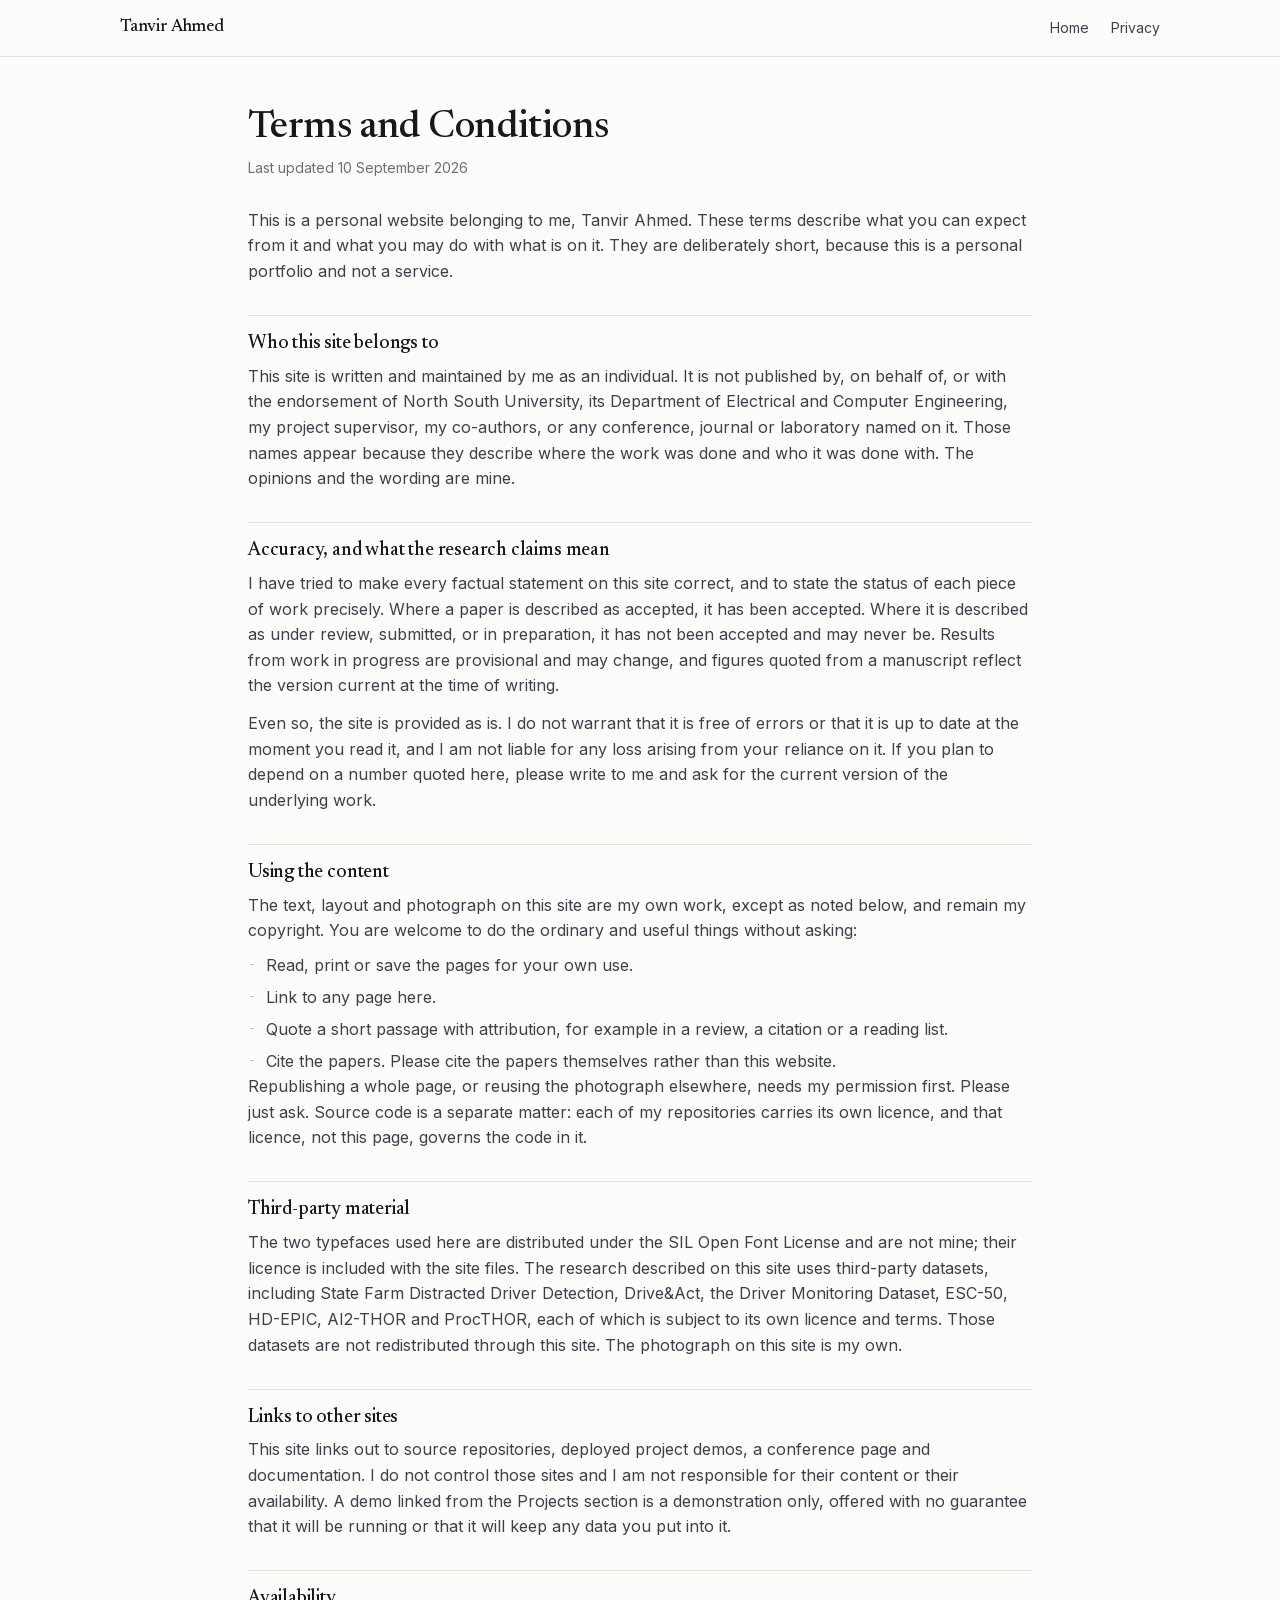
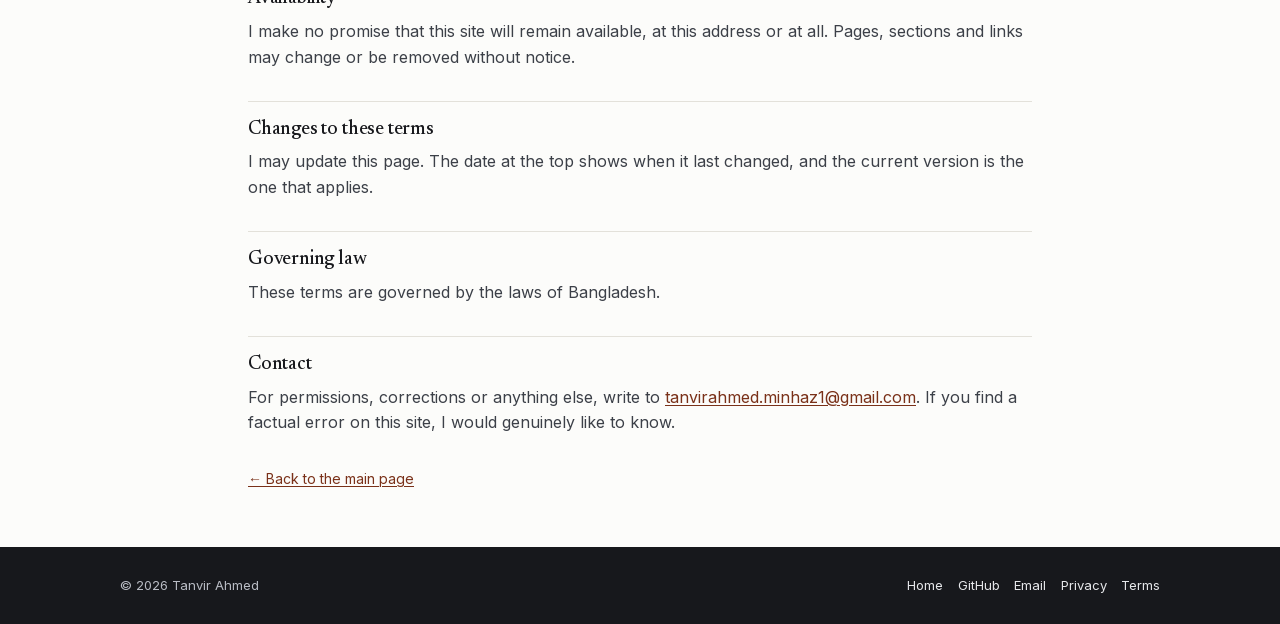
<file: terms/index.html>
<!DOCTYPE html>
<html lang="en">
<head>
<meta charset="utf-8">
<meta name="viewport" content="width=device-width, initial-scale=1">

<title>Terms and Conditions | Tanvir Ahmed</title>
<meta name="description" content="Terms and conditions for Tanvir Ahmed's personal academic website: how the content may be used, and what it does and does not claim.">
<link rel="canonical" href="https://minhaz-42.github.io/Tanvir-Ahmed/terms/">
<meta name="robots" content="index, follow">

<meta property="og:type" content="article">
<meta property="og:title" content="Terms and Conditions | Tanvir Ahmed">
<meta property="og:description" content="How the content on this personal academic site may be used.">
<meta property="og:url" content="https://minhaz-42.github.io/Tanvir-Ahmed/terms/">

<link rel="icon" href="../favicon.svg" type="image/svg+xml">
<link rel="alternate icon" href="../favicon.ico" sizes="16x16 32x32">
<link rel="apple-touch-icon" href="../apple-touch-icon.png">

<link rel="preload" href="../assets/fonts/inter-latin.woff2" as="font" type="font/woff2" crossorigin>
<link rel="stylesheet" href="../assets/css/site.css">
</head>
<body>

<a class="skip" href="#main">Skip to content</a>

<header class="site-head">
  <div class="site-head__in">
    <a class="brand" href="../">Tanvir Ahmed</a>
    <nav class="nav" aria-label="Site">
      <ul>
        <li><a href="../">Home</a></li>
        <li><a href="../privacy/">Privacy</a></li>
      </ul>
    </nav>
  </div>
</header>

<main id="main" class="wrap legal">
  <h1>Terms and Conditions</h1>
  <p class="updated">Last updated 10 September 2026</p>

  <p>
    This is a personal website belonging to me, Tanvir Ahmed. These terms describe what you can
    expect from it and what you may do with what is on it. They are deliberately short, because
    this is a personal portfolio and not a service.
  </p>

  <h2>Who this site belongs to</h2>
  <p>
    This site is written and maintained by me as an individual. It is not published by, on behalf
    of, or with the endorsement of North South University, its Department of Electrical and
    Computer Engineering, my project supervisor, my co-authors, or any conference, journal or
    laboratory named on it. Those names appear because they describe where the work was done and
    who it was done with. The opinions and the wording are mine.
  </p>

  <h2>Accuracy, and what the research claims mean</h2>
  <p>
    I have tried to make every factual statement on this site correct, and to state the status of
    each piece of work precisely. Where a paper is described as accepted, it has been accepted.
    Where it is described as under review, submitted, or in preparation, it has not been accepted
    and may never be. Results from work in progress are provisional and may change, and figures
    quoted from a manuscript reflect the version current at the time of writing.
  </p>
  <p>
    Even so, the site is provided as is. I do not warrant that it is free of errors or that it is
    up to date at the moment you read it, and I am not liable for any loss arising from your
    reliance on it. If you plan to depend on a number quoted here, please write to me and ask for
    the current version of the underlying work.
  </p>

  <h2>Using the content</h2>
  <p>
    The text, layout and photograph on this site are my own work, except as noted below, and
    remain my copyright. You are welcome to do the ordinary and useful things without asking:
  </p>
  <ul>
    <li>Read, print or save the pages for your own use.</li>
    <li>Link to any page here.</li>
    <li>Quote a short passage with attribution, for example in a review, a citation or a reading list.</li>
    <li>Cite the papers. Please cite the papers themselves rather than this website.</li>
  </ul>
  <p>
    Republishing a whole page, or reusing the photograph elsewhere, needs my permission first. Please just ask. Source code is a separate matter: each of my repositories carries its
    own licence, and that licence, not this page, governs the code in it.
  </p>

  <h2>Third-party material</h2>
  <p>
    The two typefaces used here are distributed under the SIL Open Font License and are not mine;
    their licence is included with the site files. The research described on this site uses
    third-party datasets, including State Farm Distracted Driver Detection, Drive&amp;Act, the
    Driver Monitoring Dataset, ESC-50, HD-EPIC, AI2-THOR and ProcTHOR, each of which is subject to
    its own licence and terms. Those datasets are not redistributed through this site. The
    photograph on this site is my own.
  </p>

  <h2>Links to other sites</h2>
  <p>
    This site links out to source repositories, deployed project demos, a conference page and
    documentation. I do not control those sites and I am not responsible for their content or
    their availability. A demo linked from the Projects section is a demonstration only, offered
    with no guarantee that it will be running or that it will keep any data you put into it.
  </p>

  <h2>Availability</h2>
  <p>
    I make no promise that this site will remain available, at this address or at all. Pages,
    sections and links may change or be removed without notice.
  </p>

  <h2>Changes to these terms</h2>
  <p>
    I may update this page. The date at the top shows when it last changed, and the current
    version is the one that applies.
  </p>

  <h2>Governing law</h2>
  <p>
    These terms are governed by the laws of Bangladesh.
  </p>

  <h2>Contact</h2>
  <p>
    For permissions, corrections or anything else, write to
    <a href="mailto:tanvirahmed.minhaz1@gmail.com">tanvirahmed.minhaz1@gmail.com</a>. If you find
    a factual error on this site, I would genuinely like to know.
  </p>

  <a class="back" href="../">&#8592; Back to the main page</a>
</main>

<footer class="site-foot">
  <div class="site-foot__in">
    <p>&copy; <span id="yr">2026</span> Tanvir Ahmed</p>
    <ul>
      <li><a href="../">Home</a></li>
      <li><a href="https://github.com/minhaz-42" rel="me noopener">GitHub</a></li>
      <li><a href="mailto:tanvirahmed.minhaz1@gmail.com">Email</a></li>
      <li><a href="../privacy/">Privacy</a></li>
      <li><a href="../terms/" aria-current="page">Terms</a></li>
    </ul>
  </div>
</footer>

<script>document.getElementById('yr').textContent = new Date().getFullYear();</script>
</body>
</html>
</file>
<file: assets/css/site.css>
/* ==========================================================================
   Tanvir Ahmed - personal academic site
   Editorial, light, typography-led. Full-width sections, two-column content
   grids so the page carries no empty gutters. No gradients, no decoration.
   ========================================================================== */

/* --- Fonts (self-hosted, SIL OFL; see assets/fonts/OFL.txt) --------------- */
@font-face {
  font-family: 'Newsreader';
  src: url('../fonts/newsreader-latin.woff2') format('woff2');
  font-weight: 400 600; font-style: normal; font-display: swap;
}
@font-face {
  font-family: 'Newsreader';
  src: url('../fonts/newsreader-italic-latin.woff2') format('woff2');
  font-weight: 400 600; font-style: italic; font-display: swap;
}
@font-face {
  font-family: 'InterVar';
  src: url('../fonts/inter-latin.woff2') format('woff2');
  font-weight: 400 600; font-style: normal; font-display: swap;
}

/* --- Tokens --------------------------------------------------------------- */
:root {
  color-scheme: light;

  --bg:          #fcfcfa;
  --bg-sunk:     #f5f4f0;
  --ink:         #17181c;
  --ink-2:       #3c4048;
  --ink-3:       #6a6f78;
  --rule:        #e3e1da;
  --rule-2:      #cbc8bf;
  --accent:      #8f3a1e;
  --accent-ink:  #7a3119;
  --accent-sunk: #f4ebe5;

  --serif: 'Newsreader', Iowan Old Style, Palatino, 'Times New Roman', serif;
  --sans:  'InterVar', -apple-system, BlinkMacSystemFont, 'Segoe UI', Helvetica, Arial, sans-serif;
  --mono:  ui-monospace, SFMono-Regular, 'SF Mono', Menlo, Consolas, monospace;

  --page: 1120px;
  --gut: clamp(1.15rem, 4vw, 2.5rem);
  --col-gap: clamp(2rem, 4vw, 3.5rem);
}

/* --- Reset ---------------------------------------------------------------- */
*, *::before, *::after { box-sizing: border-box; }
html { -webkit-text-size-adjust: 100%; }
body {
  margin: 0;
  background: var(--bg);
  color: var(--ink);
  font-family: var(--sans);
  font-size: 1rem;
  line-height: 1.6;
  font-feature-settings: 'kern' 1, 'liga' 1;
  -webkit-font-smoothing: antialiased;
  text-rendering: optimizeLegibility;
  overflow-wrap: break-word;
}
h1, h2, h3, h4 { margin: 0; font-weight: 500; line-height: 1.2; text-wrap: balance; }
p, ul, ol, dl, figure { margin: 0; }
img { max-width: 100%; height: auto; display: block; }
a { color: var(--accent-ink); text-decoration-thickness: 1px; text-underline-offset: 2px; }
a:hover { color: var(--ink); }
ul, ol { padding: 0; list-style: none; }

/* --- Skip link / focus ---------------------------------------------------- */
.skip {
  position: absolute; left: -9999px; top: 0; z-index: 100;
  background: var(--ink); color: #fff; padding: .6rem 1rem; font-size: .875rem;
}
.skip:focus { left: 0; }
:where(a, button, summary, [tabindex]):focus-visible {
  outline: 2px solid var(--accent); outline-offset: 2px; border-radius: 1px;
}

/* --- Layout --------------------------------------------------------------- */
.wrap { max-width: var(--page); margin-inline: auto; padding-inline: var(--gut); }

section[id] { scroll-margin-top: 4.5rem; }

.band { border-top: 1px solid var(--rule); }
.band > .wrap { padding-block: clamp(2.25rem, 4vw, 3.5rem); }
.band--sunk { background: var(--bg-sunk); }

/* Two-column content grid. Collapses to one column below 860px. */
.grid-2 { display: grid; gap: 1.5rem var(--col-gap); grid-template-columns: 1fr; }
@media (min-width: 860px) { .grid-2 { grid-template-columns: 1fr 1fr; } }

/* Prose that fills its column and flows into two magazine columns on desktop */
.prose { color: var(--ink-2); }
.prose p + p { margin-top: .85rem; }
.prose--cols { column-gap: var(--col-gap); }
@media (min-width: 860px) { .prose--cols { columns: 2; column-fill: balance; } }

/* Grid items default to a min-content minimum; a long token or wide child would
   push a track past the viewport. Every grid container opts children back to 0. */
:where(.grid-2, .hero__grid, .list, .item__head, .interests, .skills, .skill,
       .contact-list, .contact-list > li, .tags, .cv__grid) > * { min-width: 0; }

/* --- Section header: number, title, rule running to the right edge -------- */
.sec-head {
  display: flex; align-items: baseline; gap: 1rem;
  margin-bottom: clamp(1.4rem, 2.5vw, 2rem);
}
.sec-head::after { content: ''; flex: 1; height: 1px; background: var(--rule-2); transform: translateY(-.35em); }
.sec-num {
  font-family: var(--mono); font-size: .8125rem; font-weight: 500;
  letter-spacing: .06em; color: var(--accent);
}
.h-sec {
  font-family: var(--serif);
  font-size: clamp(1.6rem, 3vw, 2.1rem);
  letter-spacing: -.02em;
  white-space: nowrap;
}
.eyebrow {
  font-size: .6875rem; font-weight: 600; letter-spacing: .1em; text-transform: uppercase;
  color: var(--ink-3); margin: 0 0 .75rem; padding-bottom: .45rem;
  border-bottom: 1px solid var(--rule);
}
.sec-lede { color: var(--ink-2); font-size: 1.0625rem; max-width: 78ch; margin-bottom: 1.5rem; }
.h3 { font-size: 1.0625rem; font-weight: 600; letter-spacing: -.005em; }

/* --- Header / nav --------------------------------------------------------- */
.site-head { position: sticky; top: 0; z-index: 40; background: var(--bg); border-bottom: 1px solid var(--rule); }
.site-head__in {
  max-width: var(--page); margin-inline: auto; padding-inline: var(--gut);
  min-height: 3.5rem; display: flex; align-items: center; justify-content: space-between; gap: 1rem;
}
.brand {
  font-family: var(--serif); font-size: 1.0625rem; font-weight: 500;
  color: var(--ink); text-decoration: none; letter-spacing: -.01em; white-space: nowrap;
}
.brand:hover { color: var(--accent-ink); }
.nav ul { display: flex; gap: 1.35rem; align-items: center; }
.nav a {
  font-size: .875rem; color: var(--ink-2); text-decoration: none;
  padding-block: .2rem; border-bottom: 1px solid transparent;
}
.nav a:hover { color: var(--ink); border-bottom-color: var(--rule-2); }
.nav a[aria-current='true'] { color: var(--ink); border-bottom-color: var(--accent); }
.nav--desk { display: none; }
@media (min-width: 950px) { .nav--desk { display: block; } .nav-mobile { display: none; } }
@media (max-width: 640px) {
  .site-head__in { flex-wrap: wrap; padding-block: .45rem; }
  .nav:not(.nav-mobile):not(.nav--desk) ul { flex-wrap: wrap; gap: .1rem .9rem; }
}
.nav-mobile > summary {
  list-style: none; cursor: pointer; font-size: .8125rem; font-weight: 500; color: var(--ink-2);
  border: 1px solid var(--rule-2); border-radius: 2px; padding: .3rem .6rem;
}
.nav-mobile > summary::-webkit-details-marker { display: none; }
.nav-mobile[open] > summary { color: var(--ink); border-color: var(--ink-3); }
.nav-mobile__panel {
  position: absolute; left: 0; right: 0; background: var(--bg); border-bottom: 1px solid var(--rule);
  box-shadow: 0 6px 16px rgb(23 24 28 / 6%); padding: .5rem var(--gut) .9rem;
}
.nav-mobile__panel ul { display: grid; gap: .1rem; }
.nav-mobile__panel a {
  display: block; padding: .5rem .25rem; font-size: .9375rem; color: var(--ink-2);
  text-decoration: none; border-bottom: 1px solid var(--rule);
}
.nav-mobile__panel a:hover { color: var(--ink); }

/* --- Buttons -------------------------------------------------------------- */
.btn-row { display: flex; flex-wrap: wrap; gap: .5rem; }
.btn {
  display: inline-flex; align-items: center; gap: .4rem; font-family: var(--sans);
  font-size: .875rem; font-weight: 500; padding: .5rem .95rem;
  border: 1px solid var(--rule-2); border-radius: 2px; background: transparent; color: var(--ink);
  text-decoration: none; transition: background-color .15s ease, border-color .15s ease, color .15s ease;
}
.btn:hover { background: var(--bg-sunk); border-color: var(--ink-3); color: var(--ink); }
.btn--primary { background: var(--ink); border-color: var(--ink); color: #fff; }
.btn--primary:hover { background: var(--accent-ink); border-color: var(--accent-ink); color: #fff; }

/* --- Hero ----------------------------------------------------------------- */
.hero > .wrap { padding-block: clamp(2rem, 4.5vw, 3.25rem) clamp(2.25rem, 4.5vw, 3.25rem); }
.hero__grid {
  display: grid; gap: 1.5rem; align-items: start;
  grid-template-columns: 1fr; grid-template-areas: 'intro' 'side' 'main';
}
@media (min-width: 800px) {
  .hero__grid {
    grid-template-columns: minmax(0, 1fr) 15rem; column-gap: var(--col-gap); row-gap: 1rem;
    grid-template-areas: 'intro side' 'main side';
  }
}
.hero__intro { grid-area: intro; }
.hero__side  { grid-area: side; }
.hero__main  { grid-area: main; }

.hero h1 { font-family: var(--serif); font-size: clamp(2.4rem, 6vw, 3.8rem); letter-spacing: -.028em; margin-bottom: .6rem; }
.hero__role {
  font-size: clamp(1.0625rem, 1.5vw, 1.1875rem); color: var(--ink-2);
  padding-top: .8rem; border-top: 2px solid var(--ink); text-wrap: pretty;
}
.hero__main p { color: var(--ink-2); }
.hero__main p:first-child { color: var(--ink); font-size: 1.0625rem; }
.hero__main p + p { margin-top: .8rem; }
.hero .btn-row { margin-top: 1.4rem; }

.portrait { border: 1px solid var(--rule); border-radius: 2px; background: var(--bg-sunk); max-width: 15rem; }
.portrait img { border-radius: 1px; }
@media (max-width: 799px) { .portrait { max-width: 7rem; } }

.hero__facts {
  margin-top: 1rem; padding-top: .85rem; border-top: 1px solid var(--rule);
  display: grid; gap: .45rem; font-size: .8125rem;
}
.hero__facts .k {
  display: block; font-size: .625rem; font-weight: 600; letter-spacing: .09em;
  text-transform: uppercase; color: var(--ink-3);
}
.hero__facts a, .hero__facts span.v { color: var(--ink-2); }
.hero__facts a { word-break: break-word; }
@media (max-width: 799px) {
  .hero__side { display: grid; grid-template-columns: auto minmax(0, 1fr); gap: 1.1rem; align-items: start; }
  .hero__facts { margin-top: 0; padding-top: 0; border-top: 0; font-size: .75rem; gap: .4rem; }
  .hero__facts a { word-break: normal; overflow-wrap: anywhere; }
}

/* --- Tags / status labels (rectangular, not pills) ----------------------- */
.tags { display: flex; flex-wrap: wrap; gap: .3rem; }
.tag {
  font-family: var(--mono); font-size: .75rem; line-height: 1.5; padding: .1rem .4rem;
  border: 1px solid var(--rule-2); border-radius: 2px; color: var(--ink-2); background: var(--bg); white-space: nowrap;
}
.status {
  display: inline-block; font-size: .6875rem; font-weight: 600; letter-spacing: .07em;
  text-transform: uppercase; padding: .15rem .45rem; border: 1px solid var(--rule-2);
  border-radius: 2px; color: var(--ink-2); white-space: nowrap;
}
.status--accepted { color: #fff; background: var(--accent); border-color: var(--accent); }
.status--review   { color: var(--accent-ink); background: var(--accent-sunk); border-color: #e0cdc2; }

/* --- Research interests: three across on desktop ------------------------- */
.interests { display: grid; gap: 0 var(--col-gap); grid-template-columns: 1fr; }
@media (min-width: 640px) { .interests { grid-template-columns: 1fr 1fr; } }
@media (min-width: 960px) { .interests { grid-template-columns: repeat(3, 1fr); } }
.interests > li { padding: .85rem 0 .85rem 1.05rem; border-top: 1px solid var(--rule); position: relative; }
.interests > li::before { content: ''; position: absolute; left: 0; top: 1.38rem; width: .4rem; height: .4rem; background: var(--accent); }
.interests .i-name { font-weight: 600; font-size: .9375rem; }
.interests .i-note { color: var(--ink-3); font-size: .9375rem; }

/* --- Entries: one component for research, publications, projects, education
   Title on its own line, meta on the right, description beneath. In a .grid-2
   the rows align across both columns because each item carries its own rule. */
.list { display: grid; gap: 0; }
.list.grid-2 { gap: 0 var(--col-gap); }
.item { padding-block: 1.2rem; border-top: 1px solid var(--rule); }
.list > .item:first-child { border-top: 0; padding-top: 0; }
@media (min-width: 860px) { .list.grid-2 > .item:nth-child(2) { border-top: 0; padding-top: 0; } }

.item__head { display: grid; grid-template-columns: minmax(0, 1fr) auto; gap: .3rem 1.25rem; align-items: baseline; }
.item__title { font-family: var(--serif); font-size: 1.2rem; font-weight: 500; letter-spacing: -.01em; line-height: 1.25; }
.item--plain .item__title { font-family: var(--sans); font-size: 1rem; font-weight: 600; letter-spacing: 0; }
.item__meta { font-family: var(--mono); font-size: .75rem; color: var(--ink-3); white-space: nowrap; padding-top: .15rem; }
.item__flags { display: flex; gap: .4rem; align-items: center; flex-wrap: wrap; }
.item__sub { font-size: .9375rem; color: var(--ink-2); margin-top: .3rem; }
.item__sub .me { font-weight: 600; color: var(--ink); }
.item__venue { font-family: var(--serif); font-style: italic; }
.item__body { margin-top: .6rem; font-size: .9375rem; color: var(--ink-2); }
.item__body p + p { margin-top: .55rem; }
.item__tech { margin-top: .55rem; font-family: var(--mono); font-size: .75rem; color: var(--ink-3); }
.item__links { display: flex; flex-wrap: wrap; gap: .3rem 1.1rem; margin-top: .55rem; font-size: .875rem; }
.item--lead { border-left: 3px solid var(--accent); padding-left: 1.1rem; }
@media (max-width: 560px) { .item__head { grid-template-columns: 1fr; } .item__meta { white-space: normal; padding-top: 0; } }

/* --- Skills: category blocks, two across ---------------------------------- */
.skills { display: grid; gap: 0 var(--col-gap); grid-template-columns: 1fr; }
@media (min-width: 860px) { .skills { grid-template-columns: 1fr 1fr; } }
.skill { padding: .95rem 0; border-top: 1px solid var(--rule); }
.skill h3 { font-size: .9375rem; font-weight: 600; margin-bottom: .5rem; }

/* --- Contact -------------------------------------------------------------- */
.contact-list { display: grid; gap: 0; }
.contact-list > li { padding: .7rem 0; border-top: 1px solid var(--rule); display: grid; grid-template-columns: 6rem 1fr; gap: .9rem; align-items: baseline; }
.contact-list > li:first-child { border-top: 0; padding-top: 0; }
.contact-list .k { font-size: .6875rem; font-weight: 600; letter-spacing: .07em; text-transform: uppercase; color: var(--ink-3); }
.contact-list a, .contact-list span { font-size: .9375rem; }

/* --- Footer --------------------------------------------------------------- */
.site-foot { background: var(--ink); color: #b9bcc4; }
.site-foot__in {
  max-width: var(--page); margin-inline: auto; padding: 1.75rem var(--gut);
  display: flex; flex-wrap: wrap; gap: .6rem 1.5rem; align-items: center; justify-content: space-between; font-size: .8125rem;
}
.site-foot a { color: #e6e7ea; text-decoration: none; }
.site-foot a:hover { color: #fff; text-decoration: underline; }
.site-foot :where(a):focus-visible { outline-color: #fff; }
.site-foot ul { display: flex; flex-wrap: wrap; gap: .9rem; align-items: center; }

/* --- Legal pages: one readable column, no lopsided gutter ---------------- */
.legal { max-width: 54rem; margin-inline: auto; padding: clamp(2rem, 4vw, 3rem) var(--gut) 3.5rem; }
.legal h1 { font-family: var(--serif); font-size: clamp(1.8rem, 4vw, 2.4rem); letter-spacing: -.015em; margin-bottom: .4rem; }
.legal .updated { font-size: .875rem; color: var(--ink-3); margin-bottom: 1.75rem; }
.legal h2 { font-family: var(--serif); font-size: 1.2rem; letter-spacing: -.01em; margin-top: 1.9rem; padding-top: 1rem; border-top: 1px solid var(--rule); }
.legal h2 + p, .legal h2 + ul { margin-top: .55rem; }
.legal p, .legal li { color: var(--ink-2); }
.legal p + p { margin-top: .75rem; }
.legal ul { margin-top: .55rem; display: grid; gap: .4rem; }
.legal ul li { padding-left: 1.1rem; position: relative; }
.legal ul li::before { content: ''; position: absolute; left: .1rem; top: .72em; width: .3rem; height: 1px; background: var(--rule-2); }
.legal .back { display: inline-block; margin-top: 2rem; font-size: .875rem; }

/* --- Reveal (progressive enhancement; base state is visible) ------------- */
.reveal-on .js-reveal { opacity: 0; transform: translateY(6px); }
.reveal-on .js-reveal.is-in { opacity: 1; transform: none; transition: opacity .4s ease, transform .4s ease; }
@media (prefers-reduced-motion: reduce) {
  * { animation-duration: .01ms !important; animation-iteration-count: 1 !important; transition-duration: .01ms !important; scroll-behavior: auto !important; }
  .reveal-on .js-reveal, .reveal-on .js-reveal.is-in { opacity: 1; transform: none; }
}

/* ==========================================================================
   CV page: header across the top, then a sidebar (contact, education, skills,
   activities, reference) beside the main column (interests, publications,
   research, projects). Mirrors cv/Tanvir-Ahmed-CV.tex, the source of the PDF.
   ========================================================================== */
.cv { max-width: var(--page); margin-inline: auto; padding: clamp(1.5rem, 3.5vw, 2.5rem) var(--gut) 3.5rem; }
.cv__head { border-bottom: 2px solid var(--ink); padding-bottom: .9rem; margin-bottom: 1.75rem; }
.cv__name { font-family: var(--serif); font-size: clamp(1.9rem, 4.5vw, 2.6rem); letter-spacing: -.02em; margin-bottom: .3rem; }
.cv__title { color: var(--ink-2); font-size: 1rem; max-width: 70ch; }
.cv__actions { margin-top: 1.1rem; }

.cv__grid { display: grid; gap: 1.5rem var(--col-gap); grid-template-columns: 1fr; }
@media (min-width: 900px) { .cv__grid { grid-template-columns: 17.5rem minmax(0, 1fr); } }

.cv h2 {
  font-size: .6875rem; font-weight: 600; letter-spacing: .12em; text-transform: uppercase;
  color: var(--ink-3); margin: 1.75rem 0 .1rem; padding-bottom: .3rem; border-bottom: 1px solid var(--rule);
}
.cv__side h2:first-child, .cv__main h2:first-child { margin-top: 0; }

.cv-contact { display: grid; gap: .4rem; font-size: .8125rem; margin-top: .75rem; }
.cv-contact a, .cv-contact li { color: var(--ink-2); word-break: break-word; }

.cv-item { padding-top: .8rem; break-inside: avoid; }
.cv-item__top { display: grid; grid-template-columns: 1fr auto; gap: .1rem .9rem; align-items: baseline; }
.cv-item__top > :only-child { grid-column: 1 / -1; }
.cv-item__name { font-size: .9375rem; font-weight: 600; }
.cv-item__when { font-family: var(--mono); font-size: .75rem; color: var(--ink-3); white-space: nowrap; }
.cv-item__sub { font-size: .875rem; color: var(--ink-2); }
.cv-item__sub em { font-family: var(--serif); font-style: italic; }
.cv-item ul { margin-top: .35rem; display: grid; gap: .2rem; }
.cv-item li { position: relative; padding-left: .95rem; font-size: .875rem; color: var(--ink-2); }
.cv-item li::before { content: ''; position: absolute; left: 0; top: .68em; width: .32rem; height: 1px; background: var(--rule-2); }
.cv-item .links { margin-top: .35rem; font-size: .8125rem; }
@media (max-width: 560px) { .cv-item__top { grid-template-columns: 1fr; } .cv-item__when, .cv-pub__flag { justify-self: start; } .cv-pub__flag { white-space: normal; } }
/* In the narrow sidebar, dates go beneath the name */
.cv__side .cv-item__top { grid-template-columns: 1fr; }
.cv__side .cv-item__when { justify-self: start; }

.cv-pub__flag {
  font-size: .625rem; font-weight: 600; letter-spacing: .08em; text-transform: uppercase;
  padding: .1rem .35rem; border: 1px solid var(--rule-2); border-radius: 2px; color: var(--ink-2); white-space: nowrap;
}
.cv-pub__flag--accepted { background: var(--accent); border-color: var(--accent); color: #fff; }

.cv-skills { display: grid; gap: 0; }
.cv-skills > div { padding: .5rem 0; border-bottom: 1px solid var(--rule); }
.cv-skills dt { font-size: .8125rem; font-weight: 600; }
.cv-skills dd { margin: .1rem 0 0; font-size: .875rem; color: var(--ink-2); }

.cv-rows { display: grid; gap: 0; }
.cv-rows > li { padding: .65rem 0; border-bottom: 1px solid var(--rule); break-inside: avoid; }
.cv-rows .n { display: block; font-size: .9375rem; font-weight: 600; }
.cv-rows .d { display: block; font-size: .875rem; color: var(--ink-2); margin-top: .15rem; }

@media print {
  .site-head, .site-foot, .skip, .cv__actions { display: none !important; }
  html, body { background: #fff !important; }
  .cv__grid { grid-template-columns: 1fr; }
  a { color: #000; text-decoration: none; }
}
</file>
